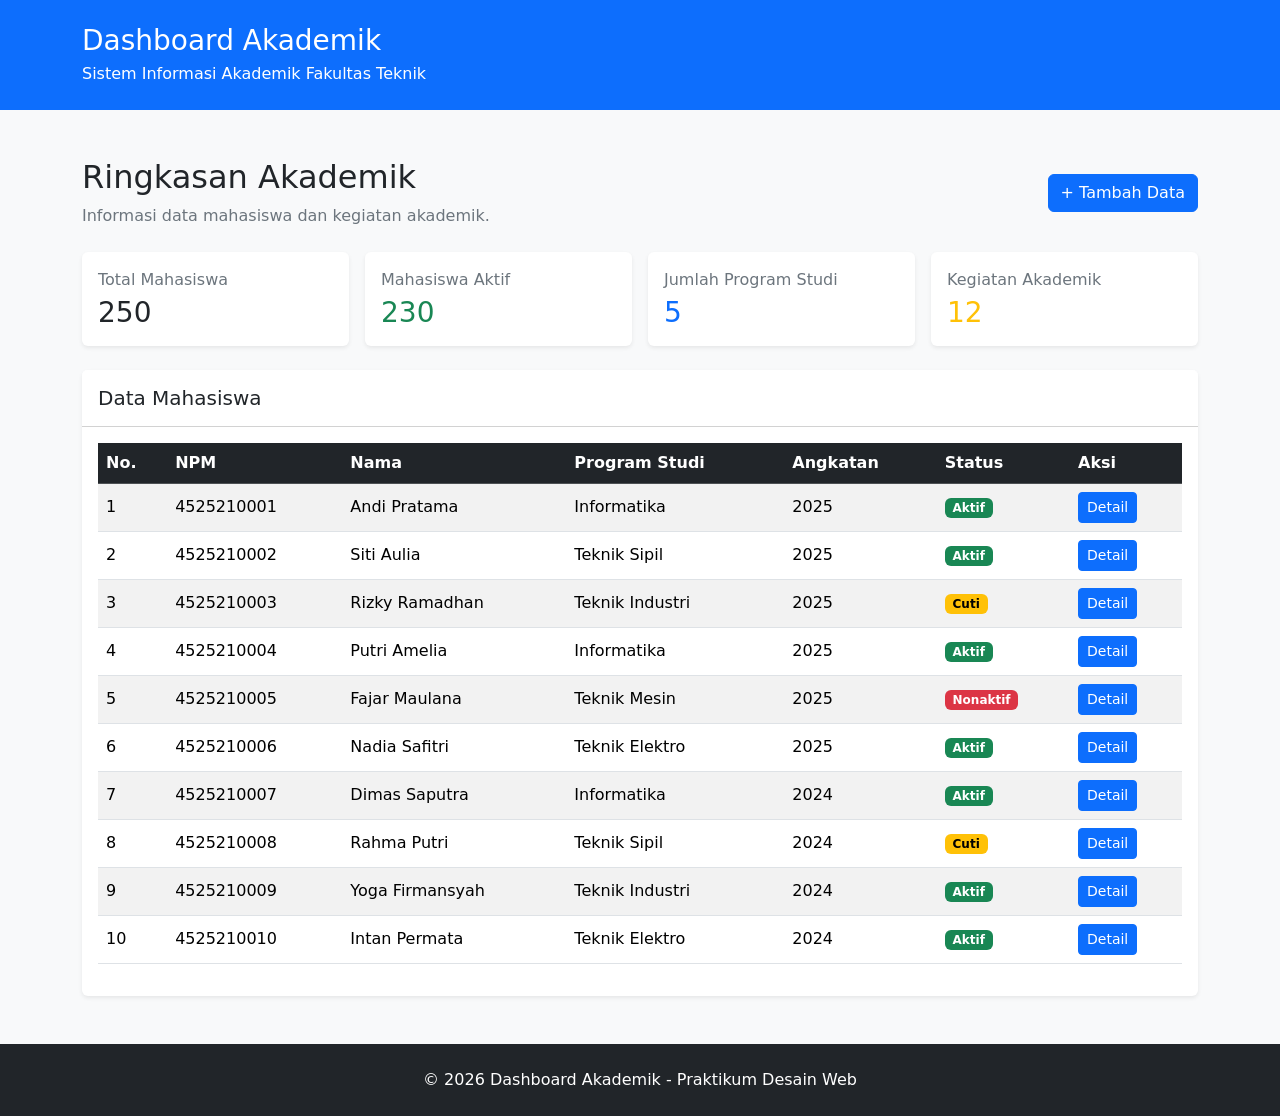
<file: index.html>
<!DOCTYPE html>
<html lang="id">
<head>
  <meta charset="UTF-8">
  <meta name="viewport"
       content="width=device-width, initial-scale=1.0">
  <title>Dashboard Akademik</title>
  <!-- Bootstrap 5.3.8 -->
  <link
     href="https://cdn.jsdelivr.net/npm/bootstrap@5.3.8/dist/css/bootstrap.min.css"
     rel="stylesheet">
  <!-- CSS tambahan -->
  <link
     rel="stylesheet"
     href="css/style.css">
</head>
<body class="bg-light">
  <!-- =========================
      HEADER
      ========================= -->
  <header class="bg-primary text-white py-4">
     <div class="container">
        <h1 class="h3 mb-1">
           Dashboard Akademik
        </h1>
        <p class="mb-0">
           Sistem Informasi Akademik Fakultas Teknik
        </p>
     </div>
  </header>

  <!-- =========================
      MAIN CONTENT
      ========================= -->
  <main class="container my-5">
     <div class="row align-items-center mb-4">
        <div class="col-12 col-md-8">
           <h2>Ringkasan Akademik</h2>
           <p class="text-secondary mb-md-0">
              Informasi data mahasiswa dan kegiatan akademik.
           </p>
        </div>
        <div class="col-12 col-md-4 text-md-end mt-3 mt-md-0">
           <button class="btn btn-primary">
              + Tambah Data
           </button>
        </div>
     </div>

     <!-- =========================
         STATISTIK AKADEMIK
         ========================= -->
     <div class="row g-3 mb-4">
        <div class="col-12 col-md-6 col-lg-3">
           <div class="card shadow-sm h-100">
              <div class="card-body">
                 <p class="text-secondary mb-1">Total Mahasiswa</p>
                 <h3 class="mb-0">250</h3>
              </div>
           </div>
        </div>
        <div class="col-12 col-md-6 col-lg-3">
           <div class="card shadow-sm h-100">
              <div class="card-body">
                 <p class="text-secondary mb-1">Mahasiswa Aktif</p>
                 <h3 class="mb-0 text-success">230</h3>
              </div>
           </div>
        </div>
        <div class="col-12 col-md-6 col-lg-3">
           <div class="card shadow-sm h-100">
              <div class="card-body">
                 <p class="text-secondary mb-1">Jumlah Program Studi</p>
                 <h3 class="mb-0 text-primary">5</h3>
              </div>
           </div>
        </div>
        <div class="col-12 col-md-6 col-lg-3">
           <div class="card shadow-sm h-100">
              <div class="card-body">
                 <p class="text-secondary mb-1">Kegiatan Akademik</p>
                 <h3 class="mb-0 text-warning">12</h3>
              </div>
           </div>
        </div>
     </div>

     <!-- =========================
         TABEL DATA MAHASISWA
         ========================= -->
     <div class="card shadow-sm">
        <div class="card-header bg-white py-3">
           <h3 class="h5 mb-0">Data Mahasiswa</h3>
        </div>
        <div class="card-body">
           <div class="table-responsive">
              <table class="table table-striped table-hover align-middle">
                 <thead class="table-dark">
                    <tr>
                       <th>No.</th>
                       <th>NPM</th>
                       <th>Nama</th>
                       <th>Program Studi</th>
                       <th>Angkatan</th>
                       <th>Status</th>
                       <th>Aksi</th>
                    </tr>
                 </thead>
                 <tbody>
                    <tr>
                       <td>1</td><td>4525210001</td><td>Andi Pratama</td>
                       <td>Informatika</td><td>2025</td>
                       <td><span class="badge text-bg-success">Aktif</span></td>
                       <td><button class="btn btn-sm btn-primary">Detail</button></td>
                    </tr>
                    <tr>
                       <td>2</td><td>4525210002</td><td>Siti Aulia</td>
                       <td>Teknik Sipil</td><td>2025</td>
                       <td><span class="badge text-bg-success">Aktif</span></td>
                       <td><button class="btn btn-sm btn-primary">Detail</button></td>
                    </tr>
                    <tr>
                       <td>3</td><td>4525210003</td><td>Rizky Ramadhan</td>
                       <td>Teknik Industri</td><td>2025</td>
                       <td><span class="badge text-bg-warning">Cuti</span></td>
                       <td><button class="btn btn-sm btn-primary">Detail</button></td>
                    </tr>
                    <tr>
                       <td>4</td><td>4525210004</td><td>Putri Amelia</td>
                       <td>Informatika</td><td>2025</td>
                       <td><span class="badge text-bg-success">Aktif</span></td>
                       <td><button class="btn btn-sm btn-primary">Detail</button></td>
                    </tr>
                    <tr>
                       <td>5</td><td>4525210005</td><td>Fajar Maulana</td>
                       <td>Teknik Mesin</td><td>2025</td>
                       <td><span class="badge text-bg-danger">Nonaktif</span></td>
                       <td><button class="btn btn-sm btn-primary">Detail</button></td>
                    </tr>
                    <tr>
                       <td>6</td><td>4525210006</td><td>Nadia Safitri</td>
                       <td>Teknik Elektro</td><td>2025</td>
                       <td><span class="badge text-bg-success">Aktif</span></td>
                       <td><button class="btn btn-sm btn-primary">Detail</button></td>
                    </tr>
                    <tr>
                       <td>7</td><td>4525210007</td><td>Dimas Saputra</td>
                       <td>Informatika</td><td>2024</td>
                       <td><span class="badge text-bg-success">Aktif</span></td>
                       <td><button class="btn btn-sm btn-primary">Detail</button></td>
                    </tr>
                    <tr>
                       <td>8</td><td>4525210008</td><td>Rahma Putri</td>
                       <td>Teknik Sipil</td><td>2024</td>
                       <td><span class="badge text-bg-warning">Cuti</span></td>
                       <td><button class="btn btn-sm btn-primary">Detail</button></td>
                    </tr>
                    <tr>
                       <td>9</td><td>4525210009</td><td>Yoga Firmansyah</td>
                       <td>Teknik Industri</td><td>2024</td>
                       <td><span class="badge text-bg-success">Aktif</span></td>
                       <td><button class="btn btn-sm btn-primary">Detail</button></td>
                    </tr>
                    <tr>
                       <td>10</td><td>4525210010</td><td>Intan Permata</td>
                       <td>Teknik Elektro</td><td>2024</td>
                       <td><span class="badge text-bg-success">Aktif</span></td>
                       <td><button class="btn btn-sm btn-primary">Detail</button></td>
                    </tr>
                 </tbody>
              </table>
           </div>
        </div>
     </div>
  </main>

  <!-- =========================
      FOOTER
      ========================= -->
  <footer class="bg-dark text-white text-center py-4 mt-5">
     <div class="container">
        <p class="mb-0">
           &copy; 2026 Dashboard Akademik - Praktikum Desain Web
        </p>
     </div>
  </footer>

  <!-- Bootstrap JavaScript -->
  <script src="https://cdn.jsdelivr.net/npm/bootstrap@5.3.8/dist/js/bootstrap.bundle.min.js"></script>
</body>
</html>
</file>
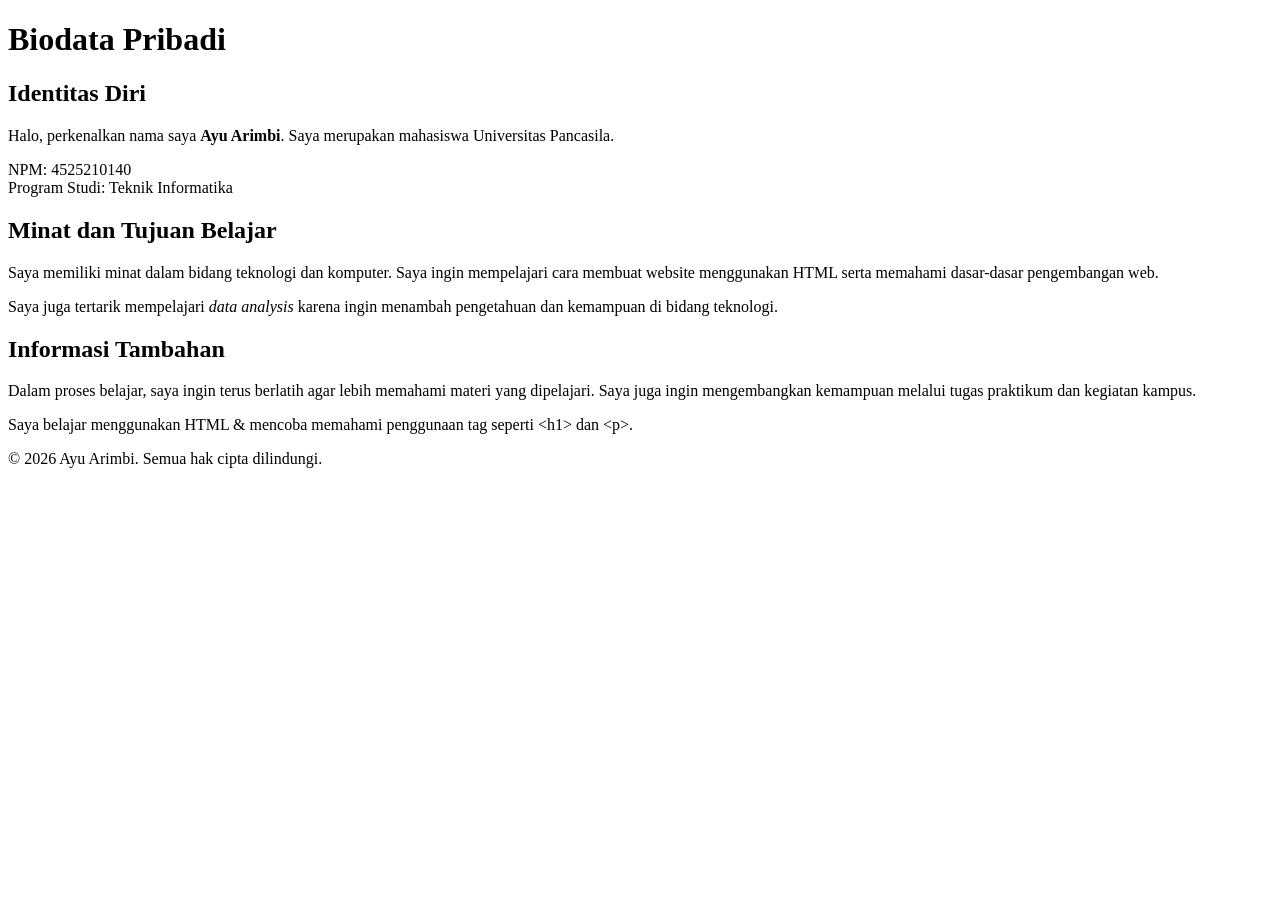
<file: pertemuan1/index.html>
<!DOCTYPE html>
<html lang="id">
<head>
    <meta charset="UTF-8">
    <meta name="viewport" content="width=device-width, initial-scale=1.0">
    <title>Biodata Ayu Arimbi</title>
</head>
<body>

    <h1>Biodata Pribadi</h1>

    <h2>Identitas Diri</h2>

    <p>
        Halo, perkenalkan nama saya <strong>Ayu Arimbi</strong>.
        Saya merupakan mahasiswa Universitas Pancasila.
    </p>

    <p>
        NPM: 4525210140<br>
        Program Studi: Teknik Informatika
    </p>

    <h2>Minat dan Tujuan Belajar</h2>

    <p>
        Saya memiliki minat dalam bidang teknologi dan komputer.
        Saya ingin mempelajari cara membuat website menggunakan HTML
        serta memahami dasar-dasar pengembangan web.
    </p>

    <p>
        Saya juga tertarik mempelajari <em>data analysis</em>
        karena ingin menambah pengetahuan dan kemampuan di bidang teknologi.
    </p>

    <h2>Informasi Tambahan</h2>

    <p>
        Dalam proses belajar, saya ingin terus berlatih agar lebih
        memahami materi yang dipelajari. Saya juga ingin mengembangkan
        kemampuan melalui tugas praktikum dan kegiatan kampus.
    </p>

    <p>
        Saya belajar menggunakan HTML &amp; mencoba memahami
        penggunaan tag seperti &lt;h1&gt; dan &lt;p&gt;.
    </p>

    <p>
        &copy; 2026 Ayu Arimbi. Semua hak cipta dilindungi.
    </p>

</body>
</html>
</file>
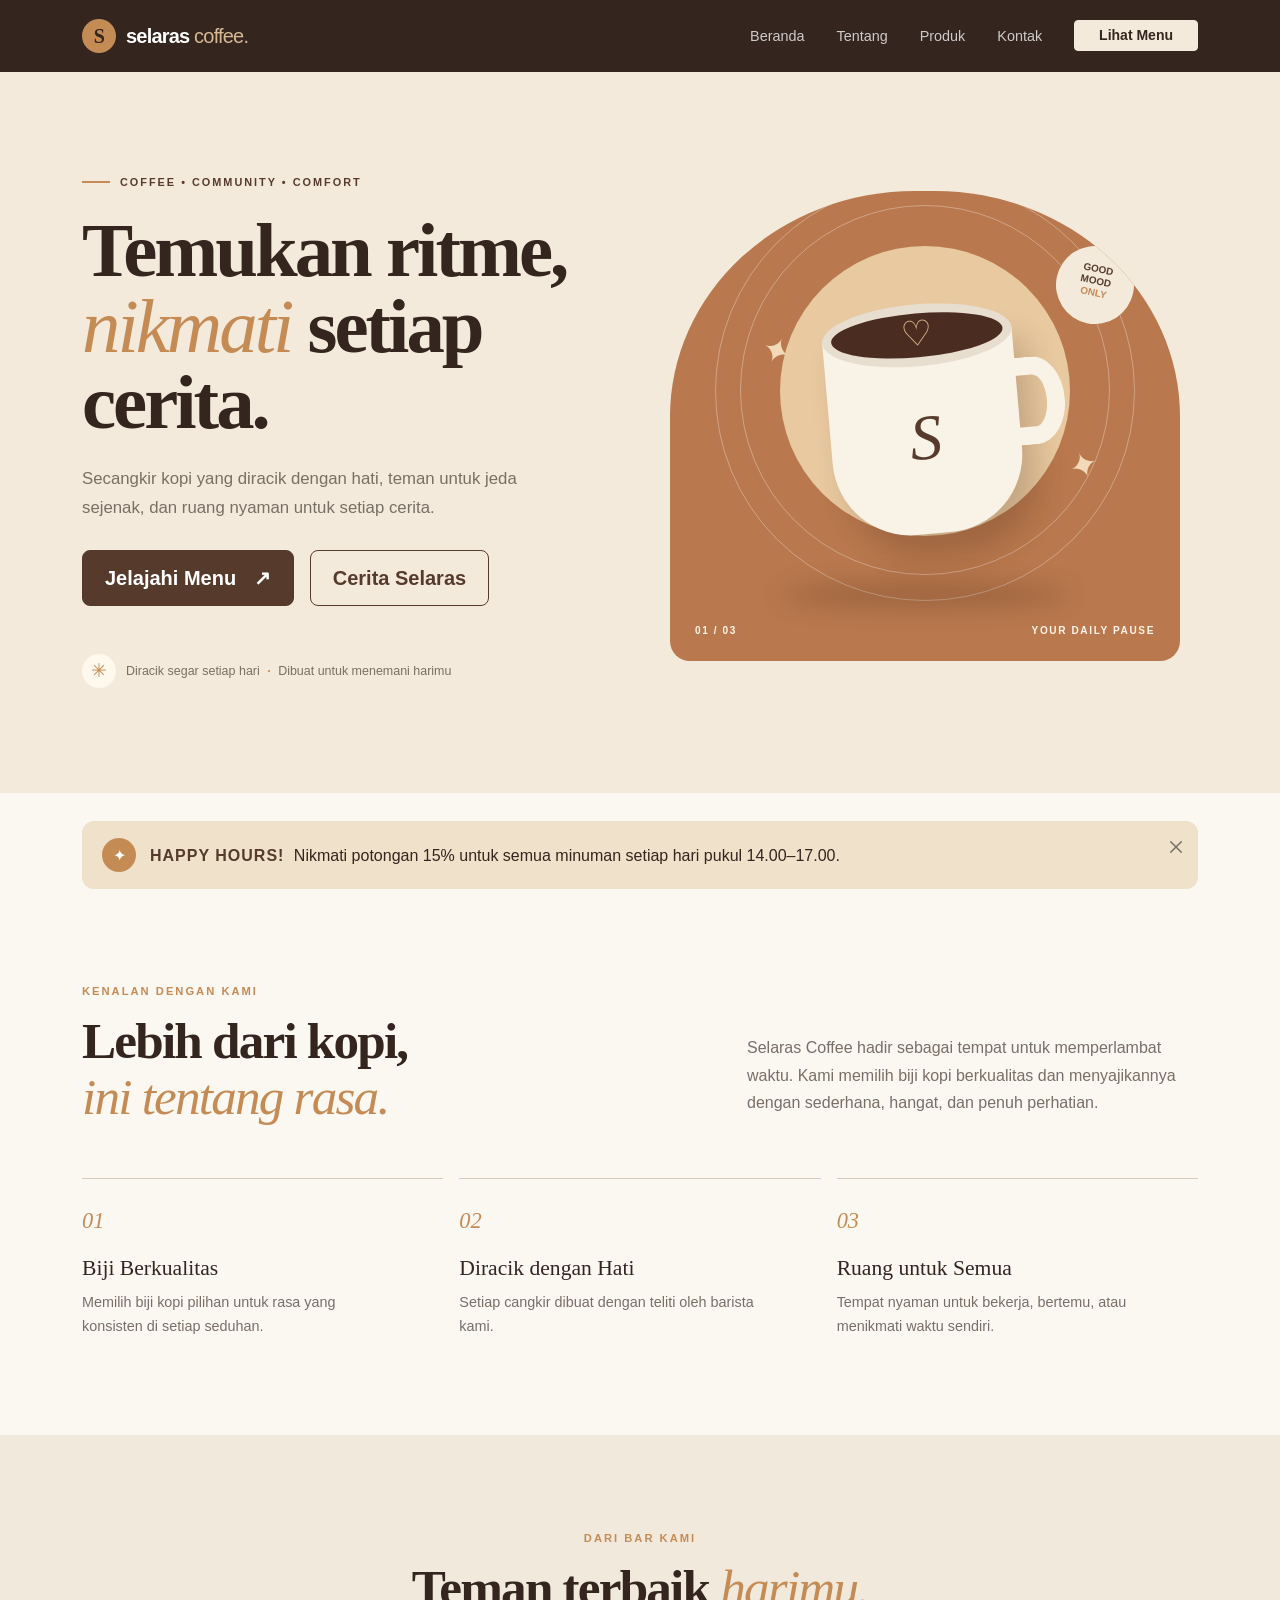
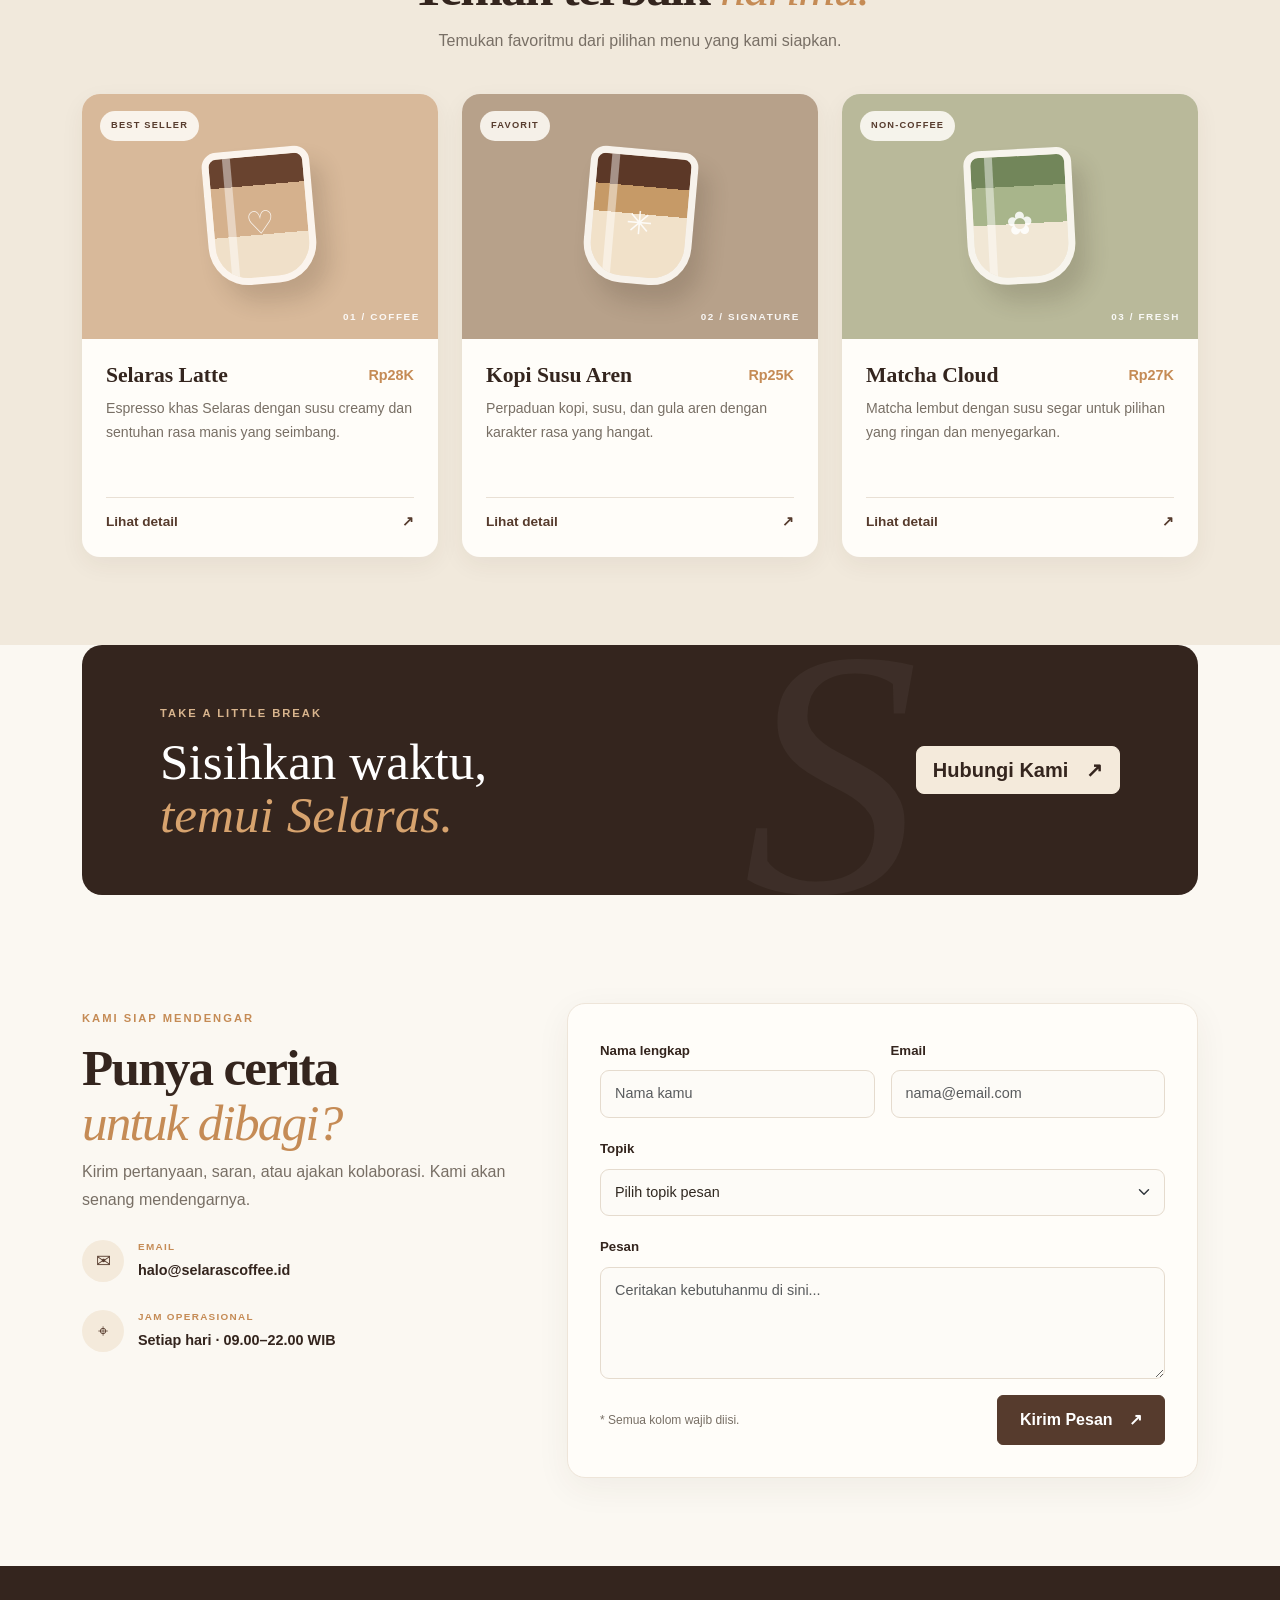
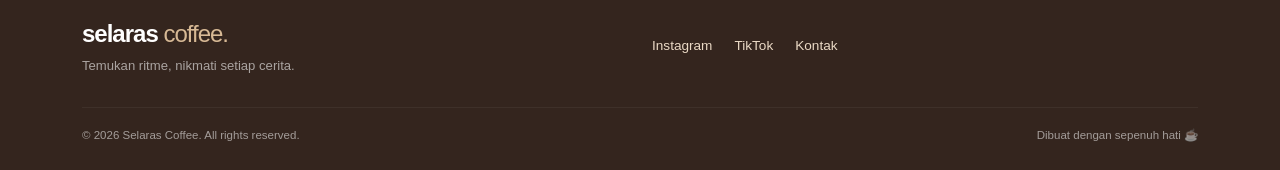
<file: Pertemuan10/index.html>
<!doctype html>
<html lang="id">
  <head>
    <meta charset="UTF-8" />
    <meta name="viewport" content="width=device-width, initial-scale=1.0" />
    <meta name="description" content="Selaras Coffee - kopi pilihan, suasana nyaman, dan cerita dalam setiap cangkir." />
    <title>Selaras Coffee | Temukan Ritme Kopimu</title>

    <!-- Bootstrap CSS dipanggil lebih dahulu -->
    <link
      href="https://cdn.jsdelivr.net/npm/bootstrap@5.3.8/dist/css/bootstrap.min.css"
      rel="stylesheet"
    />
    <!-- Custom CSS diletakkan setelah Bootstrap untuk override tema -->
    <link rel="stylesheet" href="CSS/style.css" />
  </head>
  <body>
    <!-- ======================== NAVBAR ======================== -->
    <nav class="navbar navbar-expand-lg navbar-dark custom-navbar sticky-top">
      <div class="container">
        <a class="navbar-brand brand-name" href="#beranda" aria-label="Selaras Coffee beranda">
          <span class="brand-mark">S</span>
          <span>selaras<span class="brand-light"> coffee.</span></span>
        </a>
        <button
          class="navbar-toggler"
          type="button"
          data-bs-toggle="collapse"
          data-bs-target="#menuUtama"
          aria-controls="menuUtama"
          aria-expanded="false"
          aria-label="Buka navigasi"
        >
          <span class="navbar-toggler-icon"></span>
        </button>
        <div class="collapse navbar-collapse" id="menuUtama">
          <ul class="navbar-nav ms-auto align-items-lg-center gap-lg-3">
            <li class="nav-item"><a class="nav-link" href="#beranda">Beranda</a></li>
            <li class="nav-item"><a class="nav-link" href="#tentang">Tentang</a></li>
            <li class="nav-item"><a class="nav-link" href="#produk">Produk</a></li>
            <li class="nav-item"><a class="nav-link" href="#kontak">Kontak</a></li>
            <li class="nav-item ms-lg-2">
              <a class="btn btn-cream btn-sm px-4" href="#produk">Lihat Menu</a>
            </li>
          </ul>
        </div>
      </div>
    </nav>

    <main>
      <!-- ======================== HERO ======================== -->
      <header id="beranda" class="hero-section">
        <div class="container">
          <div class="row align-items-center gy-5">
            <div class="col-12 col-lg-6 hero-copy">
              <span class="eyebrow"><span class="eyebrow-line"></span> COFFEE • COMMUNITY • COMFORT</span>
              <h1>Temukan ritme,<br /><em>nikmati</em> setiap<br />cerita.</h1>
              <p class="hero-description">
                Secangkir kopi yang diracik dengan hati, teman untuk jeda sejenak,
                dan ruang nyaman untuk setiap cerita.
              </p>
              <div class="d-flex flex-column flex-sm-row gap-3">
                <a class="btn btn-coffee btn-lg" href="#produk">Jelajahi Menu <span aria-hidden="true">↗</span></a>
                <button
                  class="btn btn-outline-coffee btn-lg"
                  type="button"
                  data-bs-toggle="modal"
                  data-bs-target="#modalCerita"
                >Cerita Selaras</button>
              </div>
              <div class="hero-note mt-5">
                <span class="hero-note-icon">✳</span>
                <span>Diracik segar setiap hari <strong>·</strong> Dibuat untuk menemani harimu</span>
              </div>
            </div>
            <div class="col-12 col-lg-6">
              <div class="hero-art" role="img" aria-label="Ilustrasi secangkir kopi hangat di atas meja">
                <div class="art-sun"></div>
                <div class="art-circle art-circle-one"></div>
                <div class="art-circle art-circle-two"></div>
                <div class="coffee-beans bean-one">✦</div>
                <div class="coffee-beans bean-two">✦</div>
                <div class="cup-shadow"></div>
                <div class="coffee-cup">
                  <div class="coffee-top"><span class="latte-art">♡</span></div>
                  <div class="cup-logo">S</div>
                  <div class="cup-handle"></div>
                </div>
                <div class="art-caption"><span>01 / 03</span><span>YOUR DAILY PAUSE</span></div>
                <div class="art-sticker">GOOD<br />MOOD<br /><b>ONLY</b></div>
              </div>
            </div>
          </div>
        </div>
      </header>

      <!-- ======================== ALERT PROMO ======================== -->
      <section class="container promo-wrap" aria-label="Informasi promo">
        <div class="alert promo-alert alert-dismissible fade show mb-0" role="alert">
          <div class="promo-icon">✦</div>
          <div><strong>HAPPY HOURS!</strong> Nikmati potongan 15% untuk semua minuman setiap hari pukul 14.00–17.00.</div>
          <button type="button" class="btn-close" data-bs-dismiss="alert" aria-label="Tutup"></button>
        </div>
      </section>

      <!-- ======================== TENTANG ======================== -->
      <section id="tentang" class="about-section section-space">
        <div class="container">
          <div class="row align-items-end gy-3">
            <div class="col-12 col-lg-7">
              <span class="section-label">KENALAN DENGAN KAMI</span>
              <h2 class="section-title">Lebih dari kopi,<br /><em>ini tentang rasa.</em></h2>
            </div>
            <div class="col-12 col-lg-5">
              <p class="section-intro">Selaras Coffee hadir sebagai tempat untuk memperlambat waktu. Kami memilih biji kopi berkualitas dan menyajikannya dengan sederhana, hangat, dan penuh perhatian.</p>
            </div>
          </div>
          <div class="row g-3 mt-4 values-row">
            <div class="col-12 col-md-4">
              <div class="value-card"><span>01</span><h3>Biji Berkualitas</h3><p>Memilih biji kopi pilihan untuk rasa yang konsisten di setiap seduhan.</p></div>
            </div>
            <div class="col-12 col-md-4">
              <div class="value-card"><span>02</span><h3>Diracik dengan Hati</h3><p>Setiap cangkir dibuat dengan teliti oleh barista kami.</p></div>
            </div>
            <div class="col-12 col-md-4">
              <div class="value-card"><span>03</span><h3>Ruang untuk Semua</h3><p>Tempat nyaman untuk bekerja, bertemu, atau menikmati waktu sendiri.</p></div>
            </div>
          </div>
        </div>
      </section>

      <!-- ======================== PRODUK / CARD ======================== -->
      <section id="produk" class="product-section section-space">
        <div class="container">
          <div class="text-center section-heading">
            <span class="section-label">DARI BAR KAMI</span>
            <h2 class="section-title">Teman terbaik <em>harimu.</em></h2>
            <p class="section-intro mx-auto">Temukan favoritmu dari pilihan menu yang kami siapkan.</p>
          </div>
          <div class="row g-4 mt-3">
            <div class="col-12 col-md-6 col-lg-4">
              <article class="card product-card h-100">
                <div class="product-visual visual-latte"><span class="product-tag">BEST SELLER</span><div class="glass-cup"><div class="latte-layer"></div><span>♡</span></div><span class="visual-caption">01 / COFFEE</span></div>
                <div class="card-body">
                  <div class="d-flex justify-content-between align-items-start gap-2"><h3 class="card-title">Selaras Latte</h3><span class="product-price">Rp28K</span></div>
                  <p class="card-text">Espresso khas Selaras dengan susu creamy dan sentuhan rasa manis yang seimbang.</p>
                  <button class="btn btn-card-detail" type="button" data-bs-toggle="modal" data-bs-target="#modalProduk" data-product="Selaras Latte" data-description="Espresso khas Selaras yang dipadukan dengan susu creamy. Cocok untuk menemani aktivitas harian.">Lihat detail <span>↗</span></button>
                </div>
              </article>
            </div>
            <div class="col-12 col-md-6 col-lg-4">
              <article class="card product-card h-100">
                <div class="product-visual visual-aren"><span class="product-tag">FAVORIT</span><div class="glass-cup glass-aren"><div class="aren-layer"></div><span>✳</span></div><span class="visual-caption">02 / SIGNATURE</span></div>
                <div class="card-body">
                  <div class="d-flex justify-content-between align-items-start gap-2"><h3 class="card-title">Kopi Susu Aren</h3><span class="product-price">Rp25K</span></div>
                  <p class="card-text">Perpaduan kopi, susu, dan gula aren dengan karakter rasa yang hangat.</p>
                  <button class="btn btn-card-detail" type="button" data-bs-toggle="modal" data-bs-target="#modalProduk" data-product="Kopi Susu Aren" data-description="Perpaduan espresso, susu segar, dan gula aren. Rasa manis legit dengan karakter kopi yang tetap terasa.">Lihat detail <span>↗</span></button>
                </div>
              </article>
            </div>
            <div class="col-12 col-md-6 col-lg-4">
              <article class="card product-card h-100">
                <div class="product-visual visual-matcha"><span class="product-tag">NON-COFFEE</span><div class="glass-cup glass-matcha"><div class="matcha-layer"></div><span>✿</span></div><span class="visual-caption">03 / FRESH</span></div>
                <div class="card-body">
                  <div class="d-flex justify-content-between align-items-start gap-2"><h3 class="card-title">Matcha Cloud</h3><span class="product-price">Rp27K</span></div>
                  <p class="card-text">Matcha lembut dengan susu segar untuk pilihan yang ringan dan menyegarkan.</p>
                  <button class="btn btn-card-detail" type="button" data-bs-toggle="modal" data-bs-target="#modalProduk" data-product="Matcha Cloud" data-description="Matcha pilihan yang dikocok hingga lembut lalu dipadukan dengan susu segar. Pilihan menyegarkan untuk pencinta non-coffee.">Lihat detail <span>↗</span></button>
                </div>
              </article>
            </div>
          </div>
        </div>
      </section>

      <!-- ======================== CTA ======================== -->
      <section class="visit-section">
        <div class="container">
          <div class="visit-panel">
            <div><span class="section-label">TAKE A LITTLE BREAK</span><h2>Sisihkan waktu,<br /><em>temui Selaras.</em></h2></div>
            <a class="btn btn-cream btn-lg" href="#kontak">Hubungi Kami <span aria-hidden="true">↗</span></a>
            <span class="visit-decoration">S</span>
          </div>
        </div>
      </section>

      <!-- ======================== FORM KONTAK ======================== -->
      <section id="kontak" class="contact-section section-space">
        <div class="container">
          <div class="row g-5 align-items-start">
            <div class="col-12 col-lg-5">
              <span class="section-label">KAMI SIAP MENDENGAR</span>
              <h2 class="section-title">Punya cerita<br /><em>untuk dibagi?</em></h2>
              <p class="section-intro">Kirim pertanyaan, saran, atau ajakan kolaborasi. Kami akan senang mendengarnya.</p>
              <div class="contact-detail"><span>✉</span><div><small>EMAIL</small><strong>halo@selarascoffee.id</strong></div></div>
              <div class="contact-detail"><span>⌖</span><div><small>JAM OPERASIONAL</small><strong>Setiap hari · 09.00–22.00 WIB</strong></div></div>
            </div>
            <div class="col-12 col-lg-7">
              <div class="contact-card">
                <form id="contactForm">
                  <div class="row g-3">
                    <div class="col-12 col-md-6"><label for="nama" class="form-label">Nama lengkap</label><input type="text" class="form-control" id="nama" name="nama" placeholder="Nama kamu" required /></div>
                    <div class="col-12 col-md-6"><label for="email" class="form-label">Email</label><input type="email" class="form-control" id="email" name="email" placeholder="nama@email.com" required /></div>
                    <div class="col-12"><label for="topik" class="form-label">Topik</label><select class="form-select" id="topik" name="topik" required><option value="" selected disabled>Pilih topik pesan</option><option>Pertanyaan produk</option><option>Kerja sama</option><option>Saran dan masukan</option><option>Lainnya</option></select></div>
                    <div class="col-12"><label for="pesan" class="form-label">Pesan</label><textarea class="form-control" id="pesan" name="pesan" rows="4" placeholder="Ceritakan kebutuhanmu di sini..." required></textarea></div>
                    <div class="col-12 d-flex flex-column flex-sm-row align-items-sm-center justify-content-between gap-3"><small class="form-note">* Semua kolom wajib diisi.</small><button class="btn btn-coffee" type="submit">Kirim Pesan <span aria-hidden="true">↗</span></button></div>
                  </div>
                </form>
                <div id="formSuccess" class="alert alert-success mt-3 mb-0 d-none" role="status">Terima kasih! Pesan kamu berhasil disiapkan. Ini merupakan simulasi form untuk tugas praktikum.</div>
              </div>
            </div>
          </div>
        </div>
      </section>
    </main>

    <!-- ======================== MODAL CERITA ======================== -->
    <div class="modal fade" id="modalCerita" tabindex="-1" aria-labelledby="judulModalCerita" aria-hidden="true">
      <div class="modal-dialog modal-dialog-centered"><div class="modal-content custom-modal">
        <div class="modal-header"><h2 class="modal-title fs-5" id="judulModalCerita">Cerita di Balik Selaras</h2><button type="button" class="btn-close" data-bs-dismiss="modal" aria-label="Tutup"></button></div>
        <div class="modal-body"><p>Selaras Coffee lahir dari ide sederhana: setiap orang membutuhkan ruang untuk berhenti sejenak dan menikmati hal-hal kecil. Kami percaya kopi yang baik bukan hanya soal rasa, tetapi juga tentang momen dan cerita yang tercipta.</p><div class="modal-note">GOOD COFFEE, GOOD COMPANY, GOOD MOMENTS.</div></div>
        <div class="modal-footer"><button type="button" class="btn btn-coffee" data-bs-dismiss="modal">Mengerti</button></div>
      </div></div>
    </div>

    <!-- ======================== MODAL DETAIL PRODUK ======================== -->
    <div class="modal fade" id="modalProduk" tabindex="-1" aria-labelledby="judulModalProduk" aria-hidden="true">
      <div class="modal-dialog modal-dialog-centered"><div class="modal-content custom-modal">
        <div class="modal-header"><h2 class="modal-title fs-5" id="judulModalProduk">Detail Produk</h2><button type="button" class="btn-close" data-bs-dismiss="modal" aria-label="Tutup"></button></div>
        <div class="modal-body"><span class="section-label">SELARAS MENU</span><h3 id="namaProduk" class="h4 mt-2">Nama Produk</h3><p id="deskripsiProduk" class="mb-0">Deskripsi produk.</p></div>
        <div class="modal-footer"><button type="button" class="btn btn-outline-coffee" data-bs-dismiss="modal">Tutup</button><a href="#kontak" class="btn btn-coffee" data-bs-dismiss="modal">Tanya Produk</a></div>
      </div></div>
    </div>

    <!-- ======================== FOOTER ======================== -->
    <footer class="custom-footer">
      <div class="container">
        <div class="row gy-4 align-items-center">
          <div class="col-12 col-md-6"><a class="footer-brand" href="#beranda">selaras<span> coffee.</span></a><p class="footer-caption mb-0">Temukan ritme, nikmati setiap cerita.</p></div>
          <div class="col-12 col-md-6 text-md-end"><div class="social-links"><a href="https://instagram.com/" target="_blank" rel="noopener noreferrer">Instagram</a><a href="https://tiktok.com/" target="_blank" rel="noopener noreferrer">TikTok</a><a href="#kontak">Kontak</a></div></div>
        </div>
        <hr />
        <div class="d-flex flex-column flex-sm-row justify-content-between gap-2 footer-bottom"><span>© 2026 Selaras Coffee. All rights reserved.</span><span>Dibuat dengan sepenuh hati ☕</span></div>
      </div>
    </footer>

    <!-- Bootstrap Bundle JS diperlukan untuk navbar collapse, alert, dan modal -->
    <script src="https://cdn.jsdelivr.net/npm/bootstrap@5.3.8/dist/js/bootstrap.bundle.min.js"></script>
    <script src="JS/script.js"></script>
  </body>
</html>
</file>
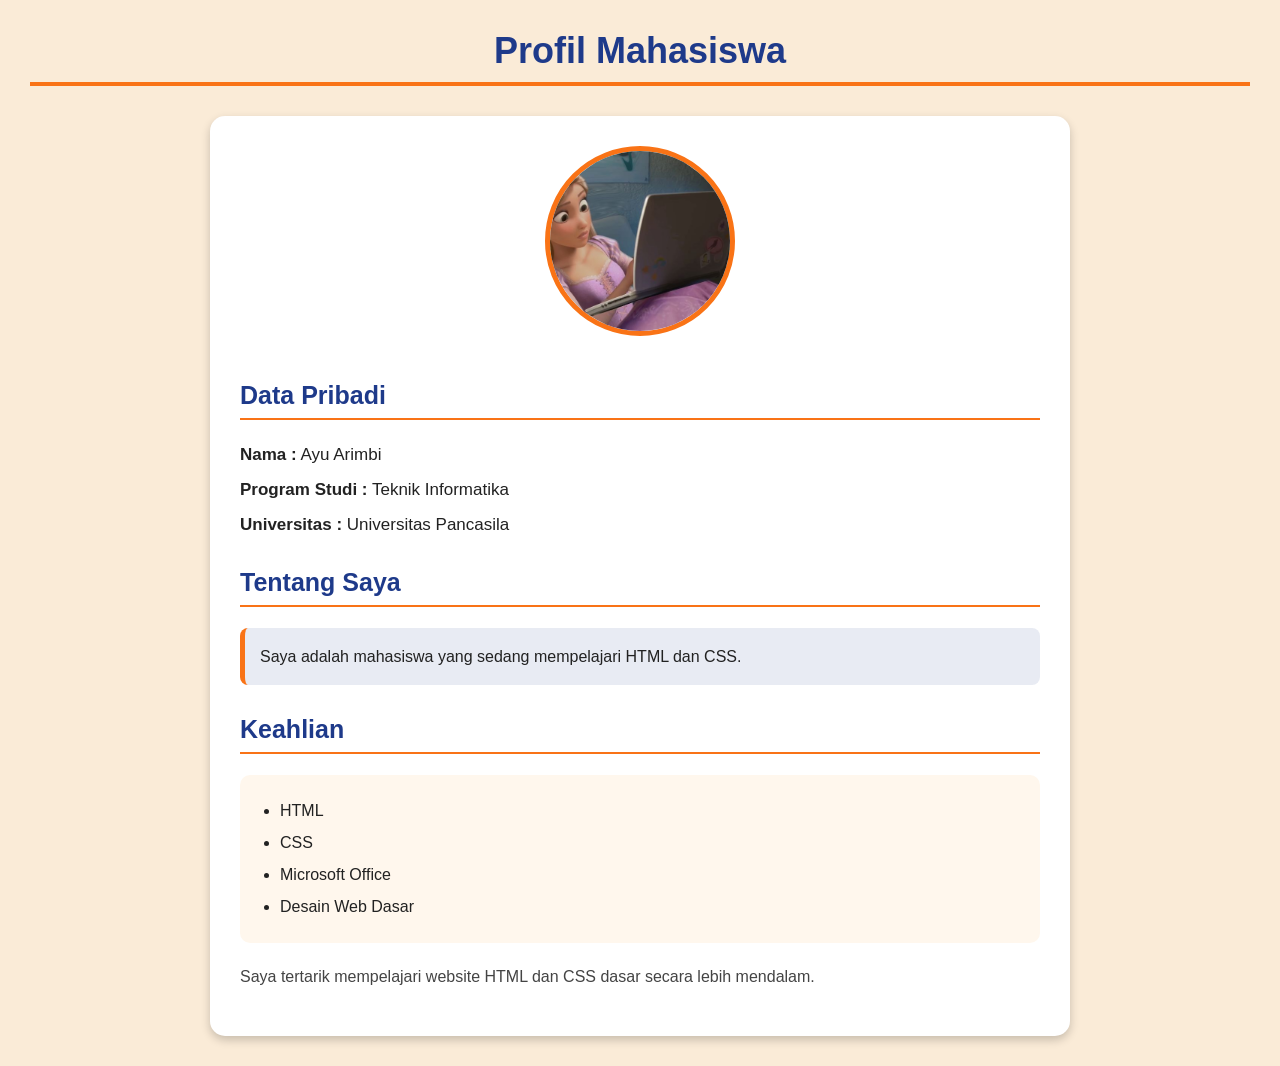
<file: pertemuan3/index.html>
<!DOCTYPE html>
<html lang="en">

<head>
    <meta charset="UTF-8">
    <meta name="viewport" content="width=device-width, initial-scale=1.0">
    <title>Profil Mahasiswa</title>
</head>

<body style="
    font-family: Arial, sans-serif;
    background-color: antiquewhite;
    margin: 30px;
    color: #222222;
">

    <h1 style="
        color: #1e3a8a;
        text-align: center;
        font-size: 36px;
        margin-bottom: 10px;
    ">
        Profil Mahasiswa
    </h1>

    <hr style="
        border: none;
        border-top: 4px solid #f97316;
        margin-bottom: 30px;
    ">

    <div style="
        background-color: rgb(255, 255, 255);
        width: 80%;
        max-width: 800px;
        margin: auto;
        padding: 30px;
        border-radius: 15px;
        box-shadow: 0 4px 10px rgba(0, 0, 0, 0.2);
        text-align: center;
    ">

        <div>
            <img src="images/ayu.jpg"
                 alt="Foto Profil Mahasiswa"
                 style="
                    width: 180px;
                    height: 180px;
                    object-fit: cover;
                    border-radius: 50%;
                    border: 5px solid #f97316;
                    margin-bottom: 20px;
                 ">
        </div>

        <div style="
            text-align: left;
        ">

            <!-- Data Mahasiswa -->
            <h2 style="
                color: rgb(30, 58, 138);
                font-size: 25px;
                border-bottom: 2px solid #f97316;
                padding-bottom: 8px;
            ">
                Data Pribadi
            </h2>

            <p style="
                font-size: 17px;
                line-height: 1.6;
                margin: 8px 0;
            ">
                <strong>Nama :</strong> Ayu Arimbi
            </p>

            <p style="
                font-size: 17px;
                line-height: 1.6;
                margin: 8px 0;
            ">
                <strong>Program Studi :</strong> Teknik Informatika
            </p>

            <p style="
                font-size: 17px;
                line-height: 1.6;
                margin: 8px 0;
            ">
                <strong>Universitas :</strong> Universitas Pancasila
            </p>

            <h2 style="
                color: #1e3a8a;
                font-size: 25px;
                margin-top: 30px;
                border-bottom: 2px solid #f97316;
                padding-bottom: 8px;
            ">
                Tentang Saya
            </h2>

            <p style="
                background-color: rgba(30, 58, 138, 0.10);
                padding: 15px;
                border-left: 5px solid #f97316;
                line-height: 1.7;
                font-size: 16px;
                border-radius: 8px;
            ">
                Saya adalah mahasiswa yang sedang mempelajari HTML dan CSS.
            </p>

            <h2 style="
                color: #1e3a8a;
                font-size: 25px;
                margin-top: 30px;
                border-bottom: 2px solid #f97316;
                padding-bottom: 8px;
            ">
                Keahlian
            </h2>

            <ul style="
                background-color: #fff7ed;
                padding: 20px 40px;
                border-radius: 10px;
                line-height: 2;
                font-size: 16px;
            ">
                <li>HTML</li>
                <li>CSS</li>
                <li>Microsoft Office</li>
                <li>Desain Web Dasar</li>
            </ul>

            <p style="
                color: #444444;
                font-size: 16px;
                line-height: 1.7;
                text-align: justify;
                margin-top: 20px;
            ">
                Saya tertarik mempelajari website HTML dan CSS dasar
                secara lebih mendalam.
            </p>

        </div>
    </div>

</body>
</html>
</file>
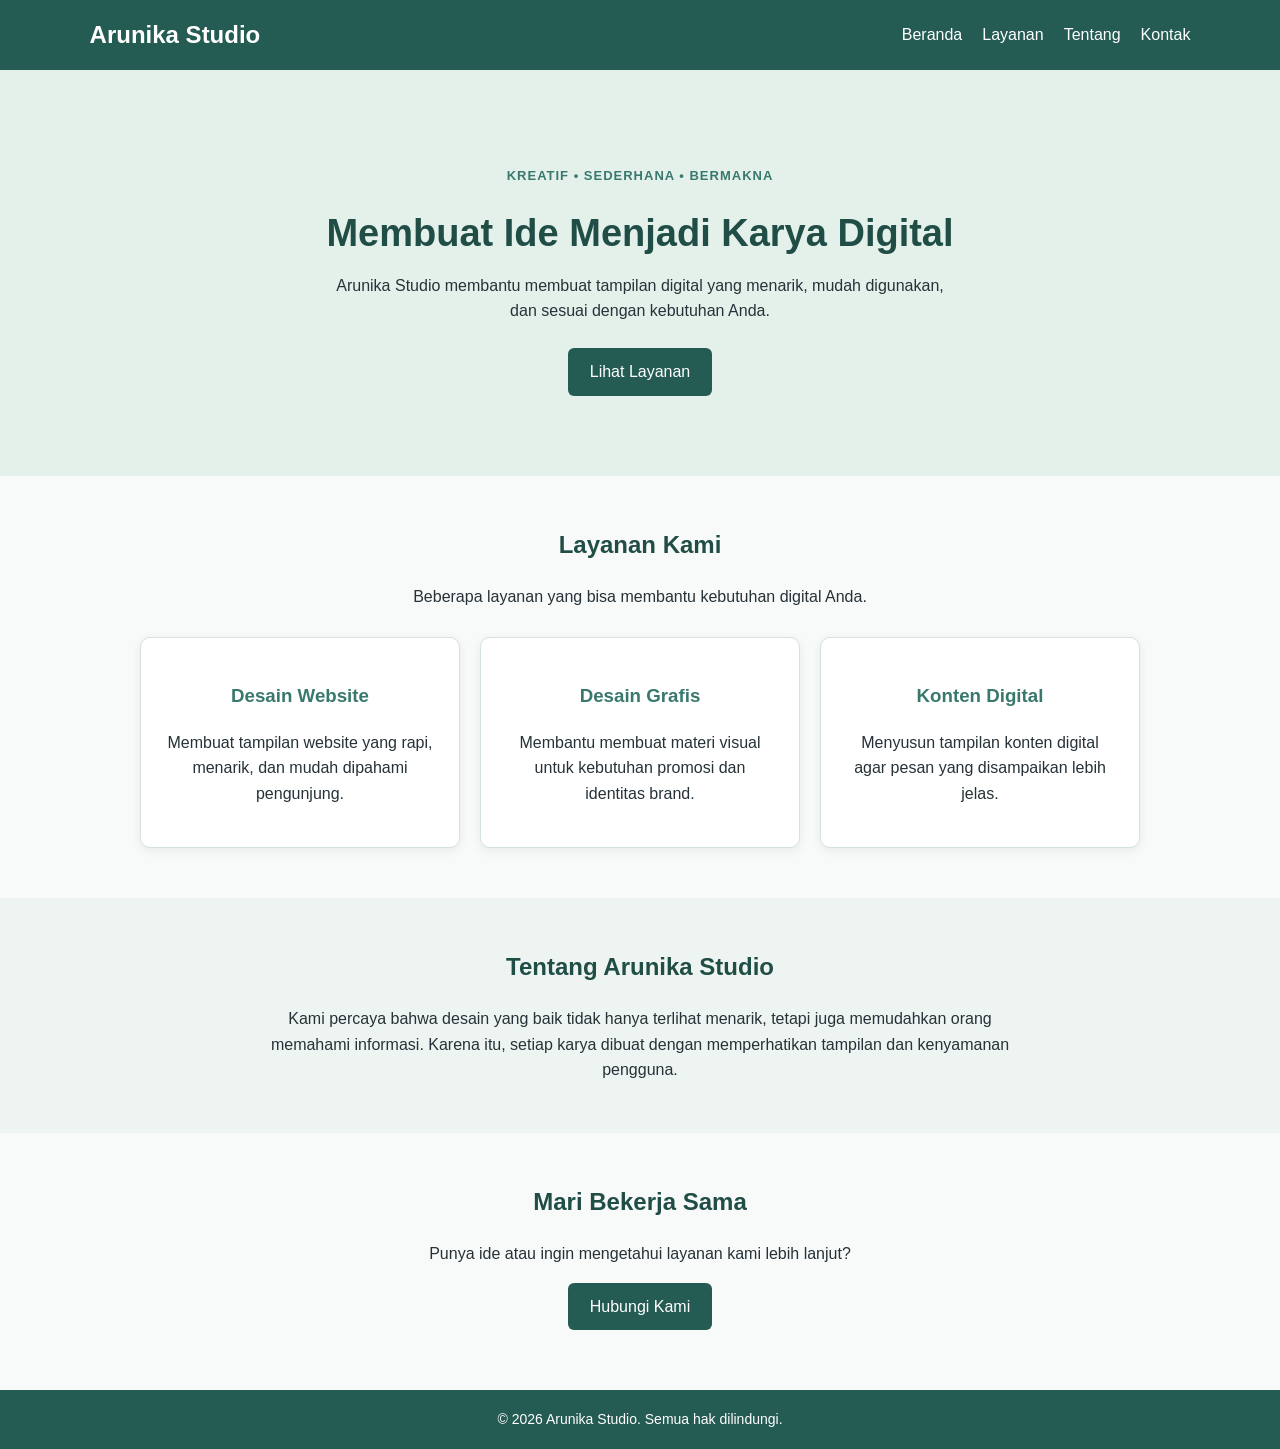
<file: pertemuan4/index.html>
<!DOCTYPE html>
<html lang="id">
<head>
    <meta charset="UTF-8">
    <meta name="viewport" content="width=device-width, initial-scale=1.0">
    <title>Arunika Studio</title>
    <link rel="stylesheet" href="style.css">
</head>
<body>
    <header>
        <h1>Arunika Studio</h1>
        <nav>
            <a href="#beranda">Beranda</a>
            <a href="#layanan">Layanan</a>
            <a href="#tentang">Tentang</a>
            <a href="#kontak">Kontak</a>
        </nav>
    </header>

    <main>
        <section id="beranda" class="hero">
            <div class="hero-content">
                <p class="label">Kreatif • Sederhana • Bermakna</p>
                <h2>Membuat Ide Menjadi Karya Digital</h2>
                <p>Arunika Studio membantu membuat tampilan digital yang menarik, mudah digunakan, dan sesuai dengan kebutuhan Anda.</p>
                <a href="#layanan" class="button">Lihat Layanan</a>
            </div>
        </section>

        <section id="layanan" class="section">
            <h2>Layanan Kami</h2>
            <p class="section-intro">Beberapa layanan yang bisa membantu kebutuhan digital Anda.</p>
            <div class="card-wrapper">
                <article class="card">
                    <h3>Desain Website</h3>
                    <p>Membuat tampilan website yang rapi, menarik, dan mudah dipahami pengunjung.</p>
                </article>
                <article class="card">
                    <h3>Desain Grafis</h3>
                    <p>Membantu membuat materi visual untuk kebutuhan promosi dan identitas brand.</p>
                </article>
                <article class="card">
                    <h3>Konten Digital</h3>
                    <p>Menyusun tampilan konten digital agar pesan yang disampaikan lebih jelas.</p>
                </article>
            </div>
        </section>

        <section id="tentang" class="section about">
            <h2>Tentang Arunika Studio</h2>
            <p>Kami percaya bahwa desain yang baik tidak hanya terlihat menarik, tetapi juga memudahkan orang memahami informasi. Karena itu, setiap karya dibuat dengan memperhatikan tampilan dan kenyamanan pengguna.</p>
        </section>

        <section id="kontak" class="section contact">
            <h2>Mari Bekerja Sama</h2>
            <p>Punya ide atau ingin mengetahui layanan kami lebih lanjut?</p>
            <a href="mailto:halo@arunikastudio.com" class="button">Hubungi Kami</a>
        </section>
    </main>

    <footer>
        <p>&copy; 2026 Arunika Studio. Semua hak dilindungi.</p>
    </footer>
</body>
</html>
</file>
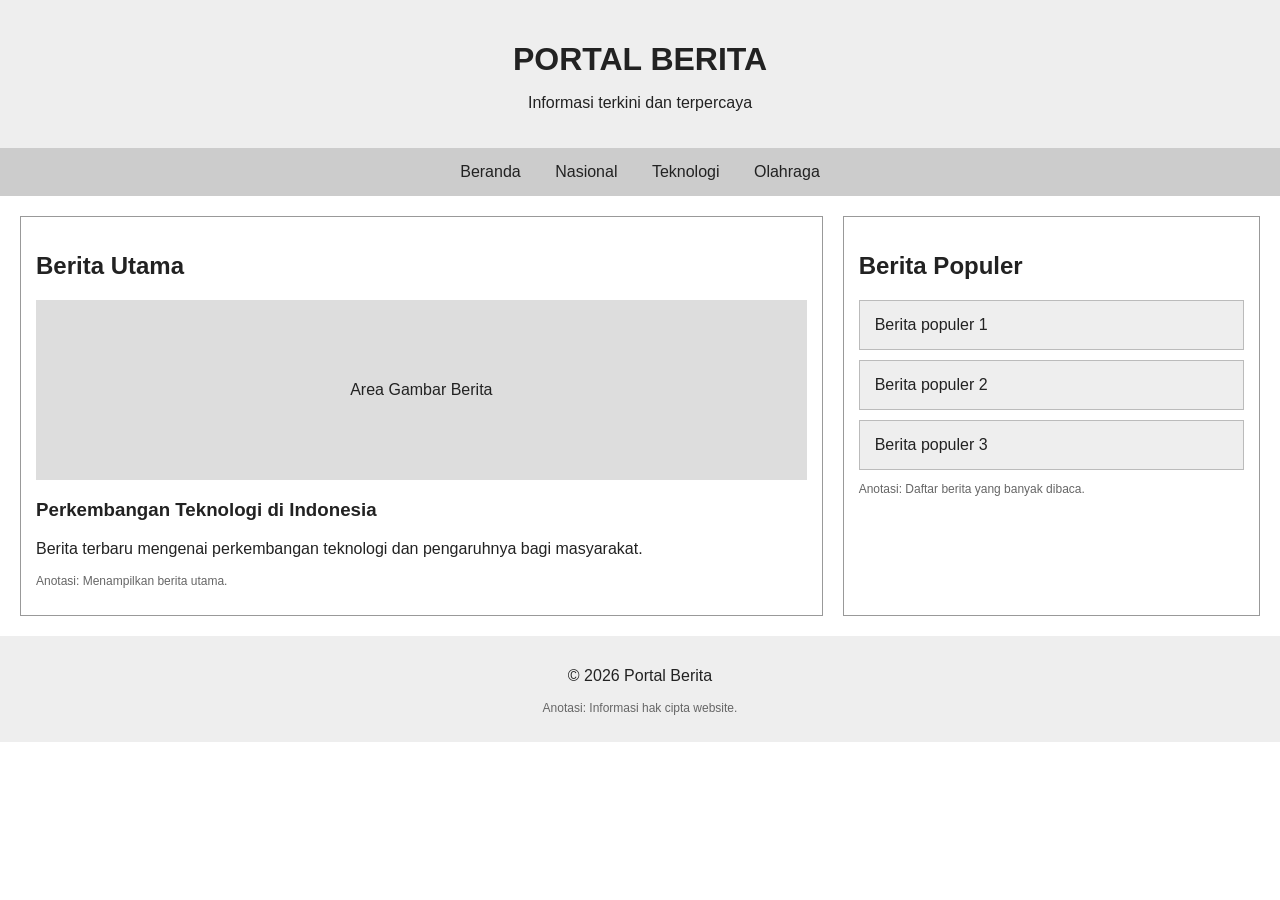
<file: pertemuan5/index.html>
<!DOCTYPE html>
<html lang="id">
<head>
    <meta charset="UTF-8">
    <meta name="viewport" content="width=device-width, initial-scale=1.0">
    <title>Portal Berita</title>
    <link rel="stylesheet" href="style.css">
</head>
<body>
    <header>
        <h1>PORTAL BERITA</h1>
        <p>Informasi terkini dan terpercaya</p>
    </header>

    <nav>
        <a href="#">Beranda</a>
        <a href="#">Nasional</a>
        <a href="#">Teknologi</a>
        <a href="#">Olahraga</a>
    </nav>

    <main>
        <section class="utama">
            <h2>Berita Utama</h2>
            <div class="gambar">Area Gambar Berita</div>
            <h3>Perkembangan Teknologi di Indonesia</h3>
            <p>Berita terbaru mengenai perkembangan teknologi
            dan pengaruhnya bagi masyarakat.</p>
            <p class="catatan">Anotasi: Menampilkan berita utama.</p>
        </section>

        <aside>
            <h2>Berita Populer</h2>
            <div class="berita">Berita populer 1</div>
            <div class="berita">Berita populer 2</div>
            <div class="berita">Berita populer 3</div>
            <p class="catatan">Anotasi: Daftar berita yang banyak dibaca.</p>
        </aside>
    </main>

    <footer>
        <p>© 2026 Portal Berita</p>
        <p class="catatan">Anotasi: Informasi hak cipta website.</p>
    </footer>
</body>
</html>
</file>
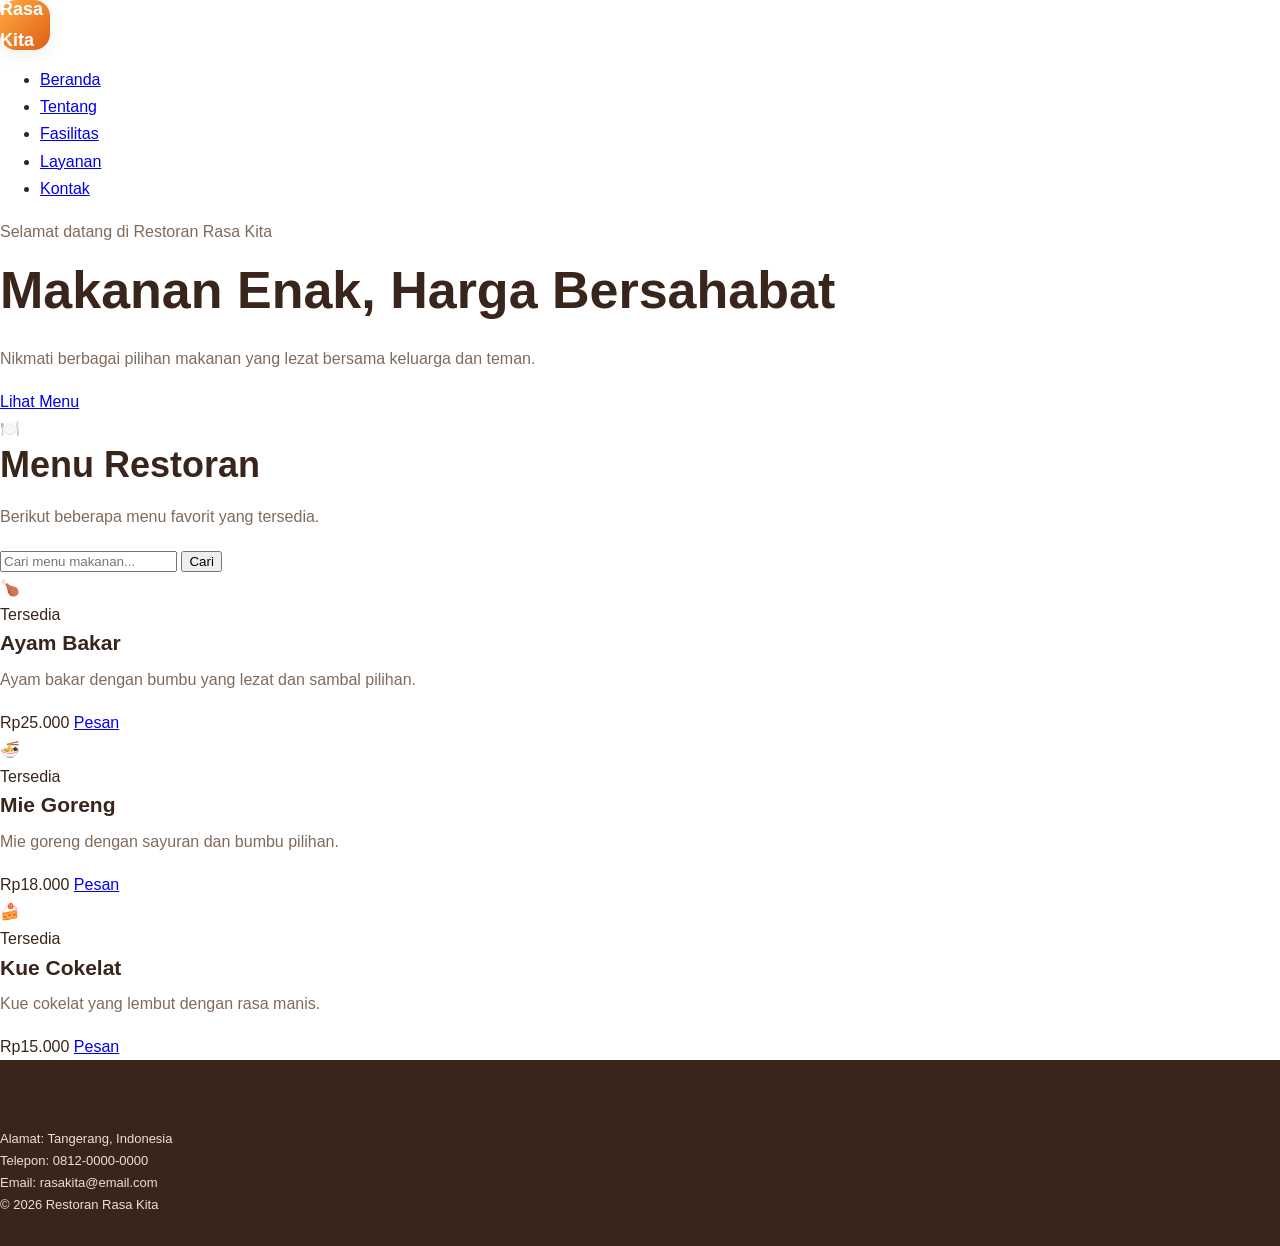
<file: Pertemuan6/index.html>
<!DOCTYPE html>
<html lang="id">
<head>
    <meta charset="UTF-8">
    <meta name="viewport" content="width=device-width, initial-scale=1.0">
    <title>Restoran Rasa Kita</title>

    <!-- Menghubungkan file CSS -->
    <link rel="stylesheet" href="style.css">
</head>
<body>

    <!-- Navbar -->
    <nav>
        <div class="logo">Rasa Kita</div>

        <ul>
            <li><a href="#beranda">Beranda</a></li>
            <li><a href="#tentang">Tentang</a></li>
            <li><a href="#fasilitas">Fasilitas</a></li>
            <li><a href="#layanan">Layanan</a></li>
            <li><a href="#kontak">Kontak</a></li>
        </ul>
    </nav>

    <!-- Konten utama -->
    <main>

        <!-- Banner -->
        <section class="banner" id="beranda">
            <div class="banner-text">
                <p>Selamat datang di Restoran Rasa Kita</p>

                <h1>Makanan Enak, Harga Bersahabat</h1>

                <p>
                    Nikmati berbagai pilihan makanan yang lezat
                    bersama keluarga dan teman.
                </p>

                <a href="#menu" class="button">Lihat Menu</a>
            </div>

            <div class="banner-image">🍽️</div>
        </section>

        <!-- Daftar menu restoran -->
        <section class="content" id="menu">
            <h2>Menu Restoran</h2>

            <p class="description">
                Berikut beberapa menu favorit yang tersedia.
            </p>

            <!-- Form pencarian -->
            <div class="search-box">
                <input type="text" placeholder="Cari menu makanan...">
                <button class="button" type="button">Cari</button>
            </div>

            <!-- Kumpulan card menu -->
            <div class="menu-list">

                <!-- Menu 1 -->
                <div class="card">
                    <div class="food-image">🍗</div>

                    <div class="card-body">
                        <span class="status">Tersedia</span>
                        <h3>Ayam Bakar</h3>

                        <p>
                            Ayam bakar dengan bumbu yang lezat
                            dan sambal pilihan.
                        </p>

                        <div class="card-bottom">
                            <span class="price">Rp25.000</span>
                            <a href="#kontak" class="button">Pesan</a>
                        </div>
                    </div>
                </div>

                <!-- Menu 2 -->
                <div class="card">
                    <div class="food-image">🍜</div>

                    <div class="card-body">
                        <span class="status">Tersedia</span>
                        <h3>Mie Goreng</h3>

                        <p>
                            Mie goreng dengan sayuran
                            dan bumbu pilihan.
                        </p>

                        <div class="card-bottom">
                            <span class="price">Rp18.000</span>
                            <a href="#kontak" class="button">Pesan</a>
                        </div>
                    </div>
                </div>

                <!-- Menu 3 -->
                <div class="card">
                    <div class="food-image">🍰</div>

                    <div class="card-body">
                        <span class="status">Tersedia</span>
                        <h3>Kue Cokelat</h3>

                        <p>
                            Kue cokelat yang lembut
                            dengan rasa manis.
                        </p>

                        <div class="card-bottom">
                            <span class="price">Rp15.000</span>
                            <a href="#kontak" class="button">Pesan</a>
                        </div>
                    </div>
                </div>

            </div>
        </section>

    </main>

    <!-- Footer -->
    <footer id="kontak">
        <h3>Restoran Rasa Kita</h3>

        <p>Alamat: Tangerang, Indonesia</p>
        <p>Telepon: 0812-0000-0000</p>
        <p>Email: rasakita@email.com</p>

        <p>&copy; 2026 Restoran Rasa Kita</p>
    </footer>

</body>
</html>
</file>
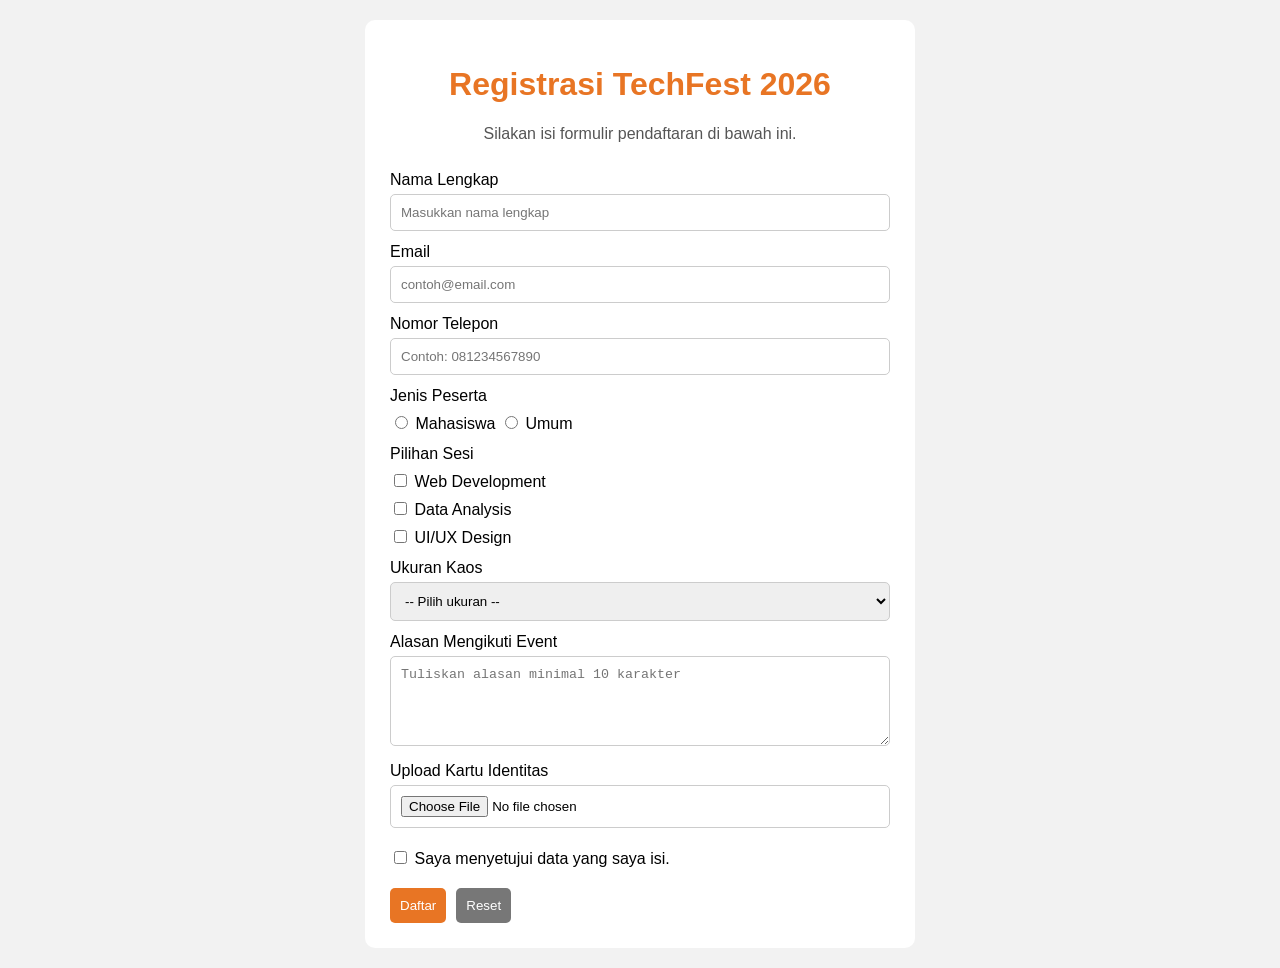
<file: pertemuan7/index.html>
<!DOCTYPE html>
<html lang="id">
<head>
    <meta charset="UTF-8">
    <meta name="viewport" content="width=device-width, initial-scale=1.0">
    <title>Registrasi TechFest 2026</title>
    <link rel="stylesheet" href="style.css">
</head>
<body>

    <div class="container">
        <h1>Registrasi TechFest 2026</h1>
        <p>Silakan isi formulir pendaftaran di bawah ini.</p>

        <form action="#" method="post" enctype="multipart/form-data">

            <label for="nama">Nama Lengkap</label>
            <input type="text" id="nama" name="nama"
                   minlength="3" required
                   placeholder="Masukkan nama lengkap">

            <label for="email">Email</label>
            <input type="email" id="email" name="email"
                   required placeholder="contoh@email.com">

            <label for="telepon">Nomor Telepon</label>
            <input type="tel" id="telepon" name="telepon"
                   pattern="[0-9]{10,15}"
                   title="Masukkan 10 sampai 15 digit angka"
                   required placeholder="Contoh: 081234567890">

            <label>Jenis Peserta</label>
            <div class="pilihan">
                <input type="radio" id="mahasiswa" name="peserta"
                       value="Mahasiswa" required>
                <label for="mahasiswa">Mahasiswa</label>

                <input type="radio" id="umum" name="peserta"
                       value="Umum">
                <label for="umum">Umum</label>
            </div>

            <label>Pilihan Sesi</label>
            <div class="pilihan">
                <input type="checkbox" id="web" name="sesi"
                       value="Web Development">
                <label for="web">Web Development</label>
            </div>

            <div class="pilihan">
                <input type="checkbox" id="data" name="sesi"
                       value="Data Analysis">
                <label for="data">Data Analysis</label>
            </div>

            <div class="pilihan">
                <input type="checkbox" id="design" name="sesi"
                       value="UI/UX Design">
                <label for="design">UI/UX Design</label>
            </div>

            <label for="ukuran">Ukuran Kaos</label>
            <select id="ukuran" name="ukuran" required>
                <option value="">-- Pilih ukuran --</option>
                <option value="S">S</option>
                <option value="M">M</option>
                <option value="L">L</option>
                <option value="XL">XL</option>
            </select>

            <label for="alasan">Alasan Mengikuti Event</label>
            <textarea id="alasan" name="alasan"
                      minlength="10" required
                      placeholder="Tuliskan alasan minimal 10 karakter"></textarea>

            <label for="file">Upload Kartu Identitas</label>
            <input type="file" id="file" name="identitas"
                   accept=".jpg,.jpeg,.png,.pdf" required>

            <div class="persetujuan">
                <input type="checkbox" id="setuju" name="persetujuan"
                       required>
                <label for="setuju">
                    Saya menyetujui data yang saya isi.
                </label>
            </div>

            <div class="tombol">
                <button type="submit">Daftar</button>
                <button type="reset" class="reset">Reset</button>
            </div>

        </form>
    </div>

</body>
</html>
</file>
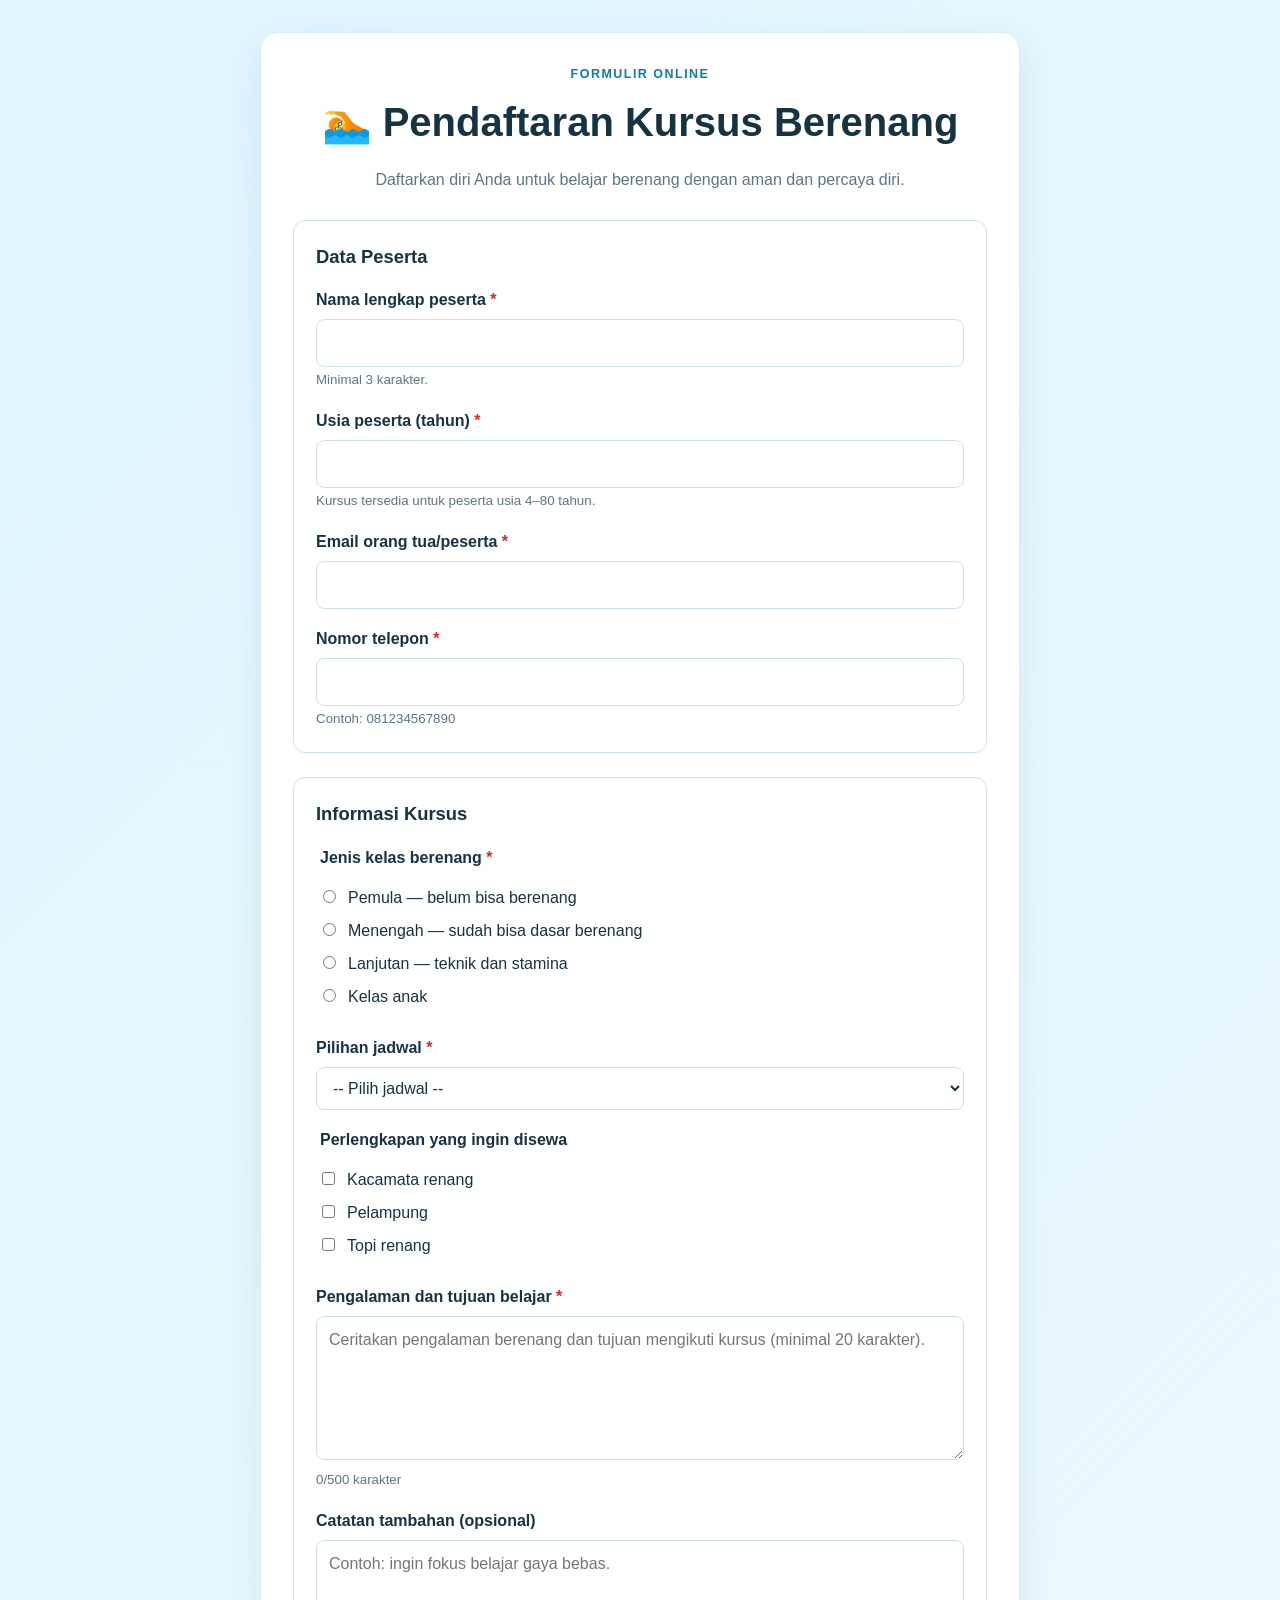
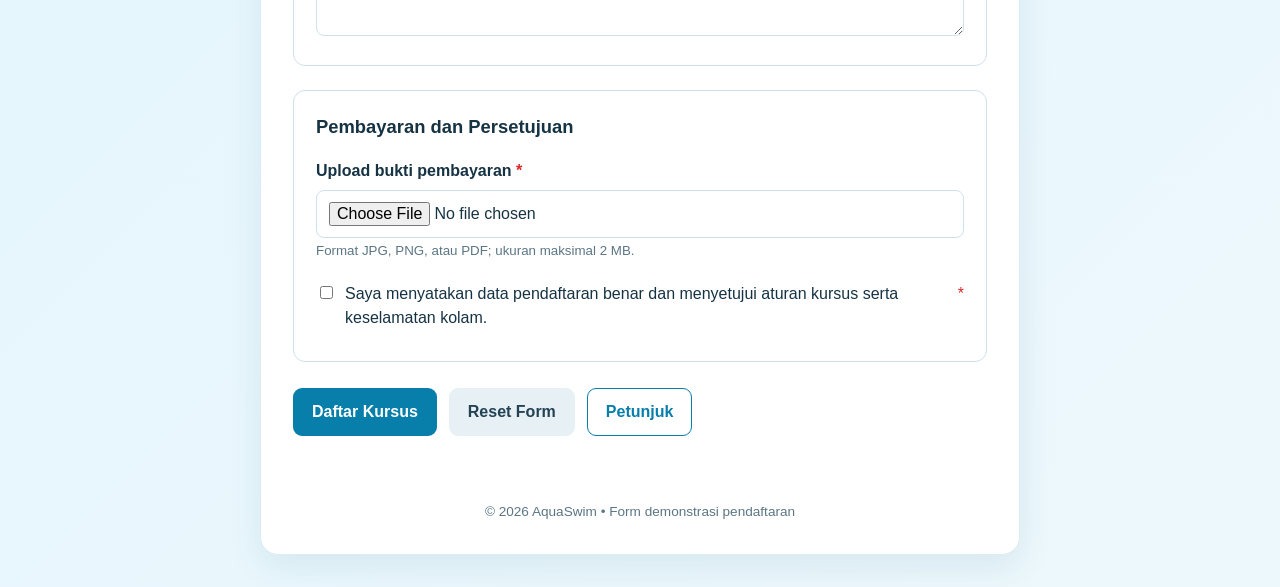
<file: tugas/index.html>
<!DOCTYPE html>
<html lang="id">
<head>
  <meta charset="UTF-8">
  <meta name="viewport" content="width=device-width, initial-scale=1.0">
  <title>Form Pendaftaran Kursus Berenang</title>
  <link rel="stylesheet" href="style.css">
</head>
<body>
  <main class="container">
    <header class="page-header">
      <p class="eyebrow">FORMULIR ONLINE</p>
      <h1>🏊 Pendaftaran Kursus Berenang</h1>
      <p>Daftarkan diri Anda untuk belajar berenang dengan aman dan percaya diri.</p>
    </header>

    <form id="registrationForm" action="#" method="post" enctype="multipart/form-data">
      <section class="form-section">
        <h2>Data Peserta</h2>
        <div class="form-group">
          <label for="nama">Nama lengkap peserta <span class="required">*</span></label>
          <input type="text" id="nama" name="nama" required minlength="3" maxlength="100"
                 pattern="[A-Za-zÀ-ÿ .'-]+" title="Nama hanya boleh berisi huruf, spasi, titik, apostrof, atau tanda hubung.">
          <small>Minimal 3 karakter.</small>
        </div>

        <div class="form-group">
          <label for="umur">Usia peserta (tahun) <span class="required">*</span></label>
          <input type="number" id="umur" name="umur" required min="4" max="80"
                 title="Usia peserta harus antara 4 sampai 80 tahun.">
          <small>Kursus tersedia untuk peserta usia 4–80 tahun.</small>
        </div>

        <div class="form-group">
          <label for="email">Email orang tua/peserta <span class="required">*</span></label>
          <input type="email" id="email" name="email" required>
        </div>

        <div class="form-group">
          <label for="telepon">Nomor telepon <span class="required">*</span></label>
          <input type="tel" id="telepon" name="telepon" required pattern="08[0-9]{8,11}"
                 title="Nomor telepon harus diawali 08 dan terdiri dari 10–13 digit.">
          <small>Contoh: 081234567890</small>
        </div>
      </section>

      <section class="form-section">
        <h2>Informasi Kursus</h2>

        <fieldset class="form-group">
          <legend>Jenis kelas berenang <span class="required">*</span></legend>
          <label class="choice"><input type="radio" name="kelas" value="pemula" required> Pemula — belum bisa berenang</label>
          <label class="choice"><input type="radio" name="kelas" value="menengah"> Menengah — sudah bisa dasar berenang</label>
          <label class="choice"><input type="radio" name="kelas" value="lanjutan"> Lanjutan — teknik dan stamina</label>
          <label class="choice"><input type="radio" name="kelas" value="anak"> Kelas anak</label>
        </fieldset>

        <div class="form-group">
          <label for="jadwal">Pilihan jadwal <span class="required">*</span></label>
          <select id="jadwal" name="jadwal" required>
            <option value="">-- Pilih jadwal --</option>
            <option value="weekday-pagi">Hari kerja — pagi</option>
            <option value="weekday-sore">Hari kerja — sore</option>
            <option value="weekend-pagi">Akhir pekan — pagi</option>
            <option value="weekend-sore">Akhir pekan — sore</option>
          </select>
        </div>

        <fieldset class="form-group">
          <legend>Perlengkapan yang ingin disewa</legend>
          <label class="choice"><input type="checkbox" name="perlengkapan[]" value="kacamata"> Kacamata renang</label>
          <label class="choice"><input type="checkbox" name="perlengkapan[]" value="pelampung"> Pelampung</label>
          <label class="choice"><input type="checkbox" name="perlengkapan[]" value="topi"> Topi renang</label>
        </fieldset>

        <div class="form-group">
          <label for="pengalaman">Pengalaman dan tujuan belajar <span class="required">*</span></label>
          <textarea id="pengalaman" name="pengalaman" rows="5" required minlength="20" maxlength="500"
                    placeholder="Ceritakan pengalaman berenang dan tujuan mengikuti kursus (minimal 20 karakter)."></textarea>
          <small><span id="charCount">0</span>/500 karakter</small>
        </div>

        <div class="form-group">
          <label for="catatan">Catatan tambahan (opsional)</label>
          <textarea id="catatan" name="catatan" rows="3" maxlength="300"
                    placeholder="Contoh: ingin fokus belajar gaya bebas."></textarea>
        </div>
      </section>

      <section class="form-section">
        <h2>Pembayaran dan Persetujuan</h2>
        <div class="form-group">
          <label for="bukti">Upload bukti pembayaran <span class="required">*</span></label>
          <input type="file" id="bukti" name="bukti" required accept=".jpg,.jpeg,.png,.pdf">
          <small>Format JPG, PNG, atau PDF; ukuran maksimal 2 MB.</small>
        </div>

        <label class="choice consent">
          <input type="checkbox" id="persetujuan" name="persetujuan" required>
          Saya menyatakan data pendaftaran benar dan menyetujui aturan kursus serta keselamatan kolam. <span class="required">*</span>
        </label>
      </section>

      <div class="button-group">
        <button type="submit" class="btn btn-primary">Daftar Kursus</button>
        <button type="reset" class="btn btn-secondary">Reset Form</button>
        <button type="button" id="helpButton" class="btn btn-outline">Petunjuk</button>
      </div>
      <p id="statusMessage" class="status-message" aria-live="polite"></p>
    </form>

    <footer>© 2026 AquaSwim • Form demonstrasi pendaftaran</footer>
  </main>

  <script>
    const form = document.getElementById('registrationForm');
    const fileInput = document.getElementById('bukti');
    const statusMessage = document.getElementById('statusMessage');
    const textarea = document.getElementById('pengalaman');
    const charCount = document.getElementById('charCount');

    // Validasi ukuran bukti pembayaran maksimal 2 MB.
    fileInput.addEventListener('change', () => {
      const file = fileInput.files[0];
      if (file && file.size > 2 * 1024 * 1024) {
        fileInput.setCustomValidity('Ukuran file maksimal 2 MB.');
      } else {
        fileInput.setCustomValidity('');
      }
    });

    textarea.addEventListener('input', () => {
      charCount.textContent = textarea.value.length;
    });

    form.addEventListener('submit', (event) => {
      event.preventDefault();
      if (!form.checkValidity()) {
        form.reportValidity();
        return;
      }
      statusMessage.textContent = 'Validasi browser berhasil. Form belum dikirim ke server karena ini demo.';
      statusMessage.classList.add('success');
    });

    form.addEventListener('reset', () => {
      statusMessage.textContent = '';
      statusMessage.classList.remove('success');
      setTimeout(() => { charCount.textContent = '0'; }, 0);
    });

    document.getElementById('helpButton').addEventListener('click', () => {
      alert('Isi data peserta, pilih kelas dan jadwal, unggah bukti pembayaran JPG/PNG/PDF maksimal 2 MB, lalu centang persetujuan.');
    });
  </script>
</body>
</html>
</file>
<file: css/style.css>
body {
   min-height: 100vh;
}

.card {
   border: 0;
}

table th {
   white-space: nowrap;
}

table td {
   white-space: nowrap;
}
</file>
<file: Pertemuan10/CSS/style.css>
/* ========================
   CUSTOM THEME / DESIGN TOKENS
   ======================== */
:root {
  --brand-primary: #563b2d;
  --brand-primary-dark: #34251e;
  --brand-accent: #c58b55;
  --brand-cream: #f4eadb;
  --brand-background: #fbf8f2;
  --brand-surface: #fffdf9;
  --brand-text: #302820;
  --brand-muted: #786f65;
  --brand-radius: 18px;
}

/* ======================== DASAR ======================== */
html { scroll-behavior: smooth; scroll-padding-top: 82px; }
body { background: var(--brand-background); color: var(--brand-text); font-family: "Trebuchet MS", Arial, sans-serif; line-height: 1.7; }
a { text-decoration: none; }
.section-space { padding: 88px 0; }
.section-label { display: inline-block; color: var(--brand-accent); font-size: .7rem; font-weight: 800; letter-spacing: 2px; margin-bottom: 12px; }
.section-title { color: var(--brand-primary-dark); font-family: Georgia, "Times New Roman", serif; font-size: clamp(2.2rem, 4vw, 3.5rem); font-weight: 700; letter-spacing: -1.8px; line-height: 1.08; }
.section-title em, .hero-copy h1 em, .visit-panel h2 em { color: var(--brand-accent); font-weight: 400; }
.section-intro { color: var(--brand-muted); max-width: 510px; }

/* ======================== NAVBAR ======================== */
.custom-navbar { background: var(--brand-primary-dark); padding: 14px 0; }
.brand-name { align-items: center; color: #fff; display: inline-flex; font-size: 1.25rem; font-weight: 800; letter-spacing: -.8px; }
.brand-name:hover { color: #fff; }
.brand-mark { align-items: center; background: var(--brand-accent); border-radius: 50%; color: var(--brand-primary-dark); display: inline-flex; font-family: Georgia, serif; height: 34px; justify-content: center; margin-right: 10px; width: 34px; }
.brand-light { color: #d7b995; font-weight: 400; }
.custom-navbar .nav-link { color: rgba(255,255,255,.76); font-size: .9rem; transition: color .2s; }
.custom-navbar .nav-link:hover, .custom-navbar .nav-link:focus { color: #fff; }
.btn-cream { background: var(--brand-cream); border: 1px solid var(--brand-cream); color: var(--brand-primary-dark); font-weight: 700; }
.btn-cream:hover { background: #fff; border-color: #fff; color: var(--brand-primary-dark); }

/* ======================== HERO ======================== */
.hero-section { background: var(--brand-cream); overflow: hidden; padding: 76px 0 88px; }
.hero-copy { position: relative; z-index: 1; }
.eyebrow { color: var(--brand-primary); display: inline-flex; align-items: center; font-size: .68rem; font-weight: 800; letter-spacing: 2px; margin-bottom: 22px; }
.eyebrow-line { background: var(--brand-accent); display: inline-block; height: 2px; margin-right: 10px; width: 28px; }
.hero-copy h1 { color: var(--brand-primary-dark); font-family: Georgia, "Times New Roman", serif; font-size: clamp(3rem, 6vw, 5.25rem); font-weight: 700; letter-spacing: -3px; line-height: .99; margin-bottom: 24px; }
.hero-description { color: var(--brand-muted); font-size: 1.05rem; margin-bottom: 28px; max-width: 470px; }
.btn-coffee { background: var(--brand-primary); border: 1px solid var(--brand-primary); color: #fff; font-weight: 700; padding: 12px 22px; }
.btn-coffee:hover { background: var(--brand-primary-dark); border-color: var(--brand-primary-dark); color: #fff; }
.btn-coffee span, .btn-cream span { margin-left: 12px; }
.btn-outline-coffee { background: transparent; border: 1px solid var(--brand-primary); color: var(--brand-primary); font-weight: 700; padding: 12px 22px; }
.btn-outline-coffee:hover { background: var(--brand-primary); color: #fff; }
.hero-note { align-items: center; color: var(--brand-muted); display: flex; font-size: .78rem; gap: 10px; }
.hero-note-icon { align-items: center; background: #fff8ed; border-radius: 50%; color: var(--brand-accent); display: inline-flex; font-size: 1.2rem; height: 34px; justify-content: center; width: 34px; }
.hero-note strong { color: var(--brand-accent); padding: 0 4px; }
.hero-art { background: #b9784d; border-radius: 48% 48% 20px 20px; height: 440px; isolation: isolate; margin: 0 auto; max-width: 510px; overflow: hidden; position: relative; }
.art-sun { background: #e9c99f; border-radius: 50%; height: 290px; left: 50%; position: absolute; top: 55px; transform: translateX(-50%); width: 290px; }
.art-circle { border: 1px solid rgba(255,255,255,.32); border-radius: 50%; height: 370px; left: 50%; position: absolute; top: 14px; transform: translateX(-50%); width: 370px; }
.art-circle-two { height: 420px; top: -10px; width: 420px; }
.coffee-cup { background: #f9f2e7; border-radius: 12px 12px 78px 78px; box-shadow: 14px 22px 30px rgba(57,32,20,.2); height: 210px; left: 50%; position: absolute; top: 133px; transform: translateX(-50%) rotate(-5deg); width: 190px; z-index: 2; }
.coffee-top { background: #4b2c20; border: 9px solid #e8ded0; border-radius: 50%; height: 62px; left: 0; position: absolute; top: -20px; width: 190px; }
.latte-art { color: #d9b58d; display: block; font-family: Georgia,serif; font-size: 2.2rem; line-height: 42px; text-align: center; }
.cup-logo { color: var(--brand-primary); font-family: Georgia,serif; font-size: 4rem; font-style: italic; left: 0; position: absolute; text-align: center; top: 60px; width: 100%; }
.cup-handle { border: 18px solid #f9f2e7; border-left: 0; border-radius: 0 50% 50% 0; height: 88px; position: absolute; right: -47px; top: 42px; width: 62px; z-index: -1; }
.cup-shadow { background: rgba(58,31,19,.23); border-radius: 50%; bottom: 54px; filter: blur(12px); height: 24px; left: 22%; position: absolute; width: 56%; }
.coffee-beans { color: #f2d9b7; font-size: 2.2rem; position: absolute; }
.bean-one { left: 18%; top: 130px; transform: rotate(24deg); }
.bean-two { right: 16%; top: 245px; transform: rotate(-20deg); }
.art-caption { bottom: 22px; color: #fff5e8; display: flex; font-size: .63rem; font-weight: 700; justify-content: space-between; left: 25px; letter-spacing: 1.6px; position: absolute; right: 25px; }
.art-sticker { background: var(--brand-cream); border-radius: 50%; color: var(--brand-primary); font-size: .62rem; font-weight: 700; height: 78px; line-height: 1.2; padding-top: 17px; position: absolute; right: 9%; text-align: center; top: 55px; transform: rotate(12deg); width: 78px; z-index: 3; }
.art-sticker b { color: var(--brand-accent); }

/* ======================== ALERT ======================== */
.promo-wrap { margin-bottom: -1px; margin-top: 28px; }
.promo-alert { align-items: center; background: #efe1ca; border: 0; border-radius: 12px; color: var(--brand-primary-dark); display: flex; gap: 14px; padding: 17px 54px 17px 20px; }
.promo-alert strong { color: var(--brand-primary); letter-spacing: 1px; margin-right: 5px; }
.promo-icon { align-items: center; background: var(--brand-accent); border-radius: 50%; color: white; display: inline-flex; flex: 0 0 34px; height: 34px; justify-content: center; }
.promo-alert .btn-close { font-size: .72rem; }

/* ======================== ABOUT ======================== */
.about-section { background: var(--brand-background); }
.values-row { margin-top: 30px !important; }
.value-card { border-top: 1px solid #d8cbb9; height: 100%; padding: 23px 8px 8px 0; }
.value-card > span { color: var(--brand-accent); font-family: Georgia,serif; font-size: 1.4rem; font-style: italic; }
.value-card h3 { color: var(--brand-primary-dark); font-family: Georgia,serif; font-size: 1.35rem; margin: 16px 0 8px; }
.value-card p { color: var(--brand-muted); font-size: .9rem; margin: 0; max-width: 300px; }

/* ======================== PRODUCT CARDS ======================== */
.product-section { background: #f1e9dc; }
.section-heading .section-intro { margin-top: 12px; }
.product-card { background: var(--brand-surface); border: 0; border-radius: var(--brand-radius); box-shadow: 0 8px 25px rgba(65,43,27,.06); overflow: hidden; transition: transform .25s, box-shadow .25s; }
.product-card:hover { box-shadow: 0 15px 30px rgba(65,43,27,.12); transform: translateY(-6px); }
.product-visual { align-items: center; display: flex; height: 230px; justify-content: center; overflow: hidden; position: relative; }
.visual-latte { background: #d8b99a; }
.visual-aren { background: #b7a18a; }
.visual-matcha { background: #b9b99a; }
.product-tag { background: rgba(255,253,249,.86); border-radius: 30px; color: var(--brand-primary); font-size: .58rem; font-weight: 800; left: 18px; letter-spacing: 1.2px; padding: 7px 11px; position: absolute; top: 17px; }
.visual-caption { bottom: 14px; color: rgba(255,255,255,.9); font-size: .62rem; font-weight: 800; letter-spacing: 1.6px; position: absolute; right: 18px; }
.glass-cup { background: rgba(255,248,235,.76); border: 7px solid rgba(255,255,255,.55); border-radius: 15px 15px 40px 40px; box-shadow: 12px 18px 22px rgba(50,35,25,.16); height: 135px; overflow: hidden; position: relative; transform: rotate(-5deg); width: 108px; }
.glass-cup:before { background: rgba(255,255,255,.45); content: ""; height: 100%; left: 14px; position: absolute; top: 0; width: 8px; z-index: 2; }
.glass-cup > span { color: rgba(255,255,255,.85); font-family: Georgia,serif; font-size: 2rem; left: 0; position: absolute; text-align: center; top: 40px; width: 100%; z-index: 3; }
.latte-layer { background: linear-gradient(#69432f 0 24%, #d5b18d 24% 65%, #f0e0c9 65%); height: 100%; }
.glass-aren { transform: rotate(5deg); }
.aren-layer { background: linear-gradient(#5c3827 0 25%, #c69a67 25% 48%, #f1e1c9 48%); height: 100%; }
.glass-matcha { transform: rotate(-3deg); }
.matcha-layer { background: linear-gradient(#72865a 0 25%, #a8b58b 25% 56%, #f1e7d5 56%); height: 100%; }
.product-card .card-body { padding: 24px; }
.product-card .card-title { color: var(--brand-primary-dark); font-family: Georgia,serif; font-size: 1.35rem; font-weight: 700; }
.product-price { color: var(--brand-accent); font-size: .9rem; font-weight: 800; white-space: nowrap; }
.product-card .card-text { color: var(--brand-muted); font-size: .88rem; min-height: 72px; }
.btn-card-detail { border: 0; border-top: 1px solid #e9e0d5; border-radius: 0; color: var(--brand-primary); font-size: .85rem; font-weight: 800; margin-top: 12px; padding: 14px 0 0; text-align: left; width: 100%; }
.btn-card-detail:hover { color: var(--brand-accent); }
.btn-card-detail span { float: right; }

/* ======================== CTA ======================== */
.visit-section { background: var(--brand-background); padding: 0 0 20px; }
.visit-panel { align-items: center; background: var(--brand-primary-dark); border-radius: 20px; color: #fff; display: flex; justify-content: space-between; min-height: 250px; overflow: hidden; padding: 45px 7%; position: relative; }
.visit-panel .section-label { color: #d8b48d; }
.visit-panel h2 { font-family: Georgia,serif; font-size: clamp(2rem,4vw,3.2rem); line-height: 1.05; margin: 0; position: relative; z-index: 1; }
.visit-panel h2 em { color: #d7a36e; }
.visit-panel .btn { position: relative; z-index: 1; }
.visit-decoration { color: rgba(255,255,255,.045); font-family: Georgia,serif; font-size: 22rem; font-style: italic; line-height: .7; position: absolute; right: 25%; top: 5px; }

/* ======================== FORM KONTAK ======================== */
.contact-section { background: var(--brand-background); }
.contact-detail { align-items: center; display: flex; gap: 14px; margin-top: 26px; }
.contact-detail > span { align-items: center; background: var(--brand-cream); border-radius: 50%; color: var(--brand-primary); display: inline-flex; font-size: 1.15rem; height: 42px; justify-content: center; width: 42px; }
.contact-detail small { color: var(--brand-accent); display: block; font-size: .62rem; font-weight: 800; letter-spacing: 1.3px; }
.contact-detail strong { color: var(--brand-primary-dark); font-size: .9rem; }
.contact-card { background: var(--brand-surface); border: 1px solid #eee5d9; border-radius: var(--brand-radius); box-shadow: 0 10px 35px rgba(65,43,27,.06); padding: 32px; }
.form-label { color: var(--brand-primary-dark); font-size: .83rem; font-weight: 700; }
.form-control, .form-select { background-color: #fdfbf7; border: 1px solid #e5dbce; border-radius: 9px; color: var(--brand-text); font-size: .9rem; padding: 12px 14px; }
.form-control:focus, .form-select:focus { background-color: #fff; border-color: var(--brand-accent); box-shadow: 0 0 0 .2rem rgba(197,139,85,.16); }
.form-note { color: var(--brand-muted); font-size: .75rem; }

/* ======================== MODAL ======================== */
.custom-modal { border: 0; border-radius: 16px; overflow: hidden; }
.custom-modal .modal-header { background: var(--brand-cream); border-bottom: 0; padding: 22px 24px; }
.custom-modal .modal-title { color: var(--brand-primary-dark); font-family: Georgia,serif; font-weight: 700; }
.custom-modal .modal-body { color: var(--brand-muted); padding: 24px; }
.custom-modal .modal-footer { border-top: 1px solid #eee5d9; padding: 16px 24px; }
.modal-note { color: var(--brand-accent); font-size: .7rem; font-weight: 800; letter-spacing: 1.5px; margin-top: 20px; }

/* ======================== FOOTER ======================== */
.custom-footer { background: var(--brand-primary-dark); color: #fff; padding: 48px 0 24px; }
.footer-brand { color: #fff; font-size: 1.5rem; font-weight: 800; letter-spacing: -1px; }
.footer-brand span { color: #d7b995; font-weight: 400; }
.footer-caption { color: rgba(255,255,255,.58); font-size: .82rem; }
.social-links { display: flex; flex-wrap: wrap; gap: 22px; justify-content: flex-start; }
.social-links a { color: #ead9c5; font-size: .85rem; }
.social-links a:hover { color: #fff; }
.custom-footer hr { border-color: rgba(255,255,255,.2); margin: 30px 0 18px; }
.footer-bottom { color: rgba(255,255,255,.55); font-size: .72rem; }

/* ======================== MOBILE-FIRST ======================== */
@media (max-width: 575.98px) {
  .section-space { padding: 64px 0; }
  .hero-section { padding: 58px 0 65px; }
  .hero-copy h1 { letter-spacing: -2px; }
  .hero-art { height: 340px; max-width: 390px; }
  .art-sun { height: 230px; top: 45px; width: 230px; }
  .art-circle { height: 300px; top: 10px; width: 300px; }
  .art-circle-two { height: 340px; width: 340px; }
  .coffee-cup { height: 165px; top: 115px; transform: translateX(-50%) scale(.82) rotate(-5deg); }
  .cup-shadow { bottom: 40px; }
  .art-sticker { right: 7%; top: 35px; }
  .promo-alert { align-items: flex-start; font-size: .82rem; padding: 14px 45px 14px 14px; }
  .promo-icon { flex-basis: 30px; height: 30px; }
  .contact-card { padding: 22px 18px; }
  .visit-panel { align-items: flex-start; flex-direction: column; gap: 28px; padding: 35px 28px; }
  .visit-decoration { font-size: 15rem; right: 3%; top: 35px; }
  .social-links { gap: 17px; }
}
/* Tablet */
@media (min-width: 768px) {
  .hero-section { padding: 82px 0 94px; }
  .product-visual { height: 245px; }
}
/* Desktop */
@media (min-width: 992px) {
  .hero-section { padding: 92px 0 105px; }
  .hero-art { height: 470px; }
}
</file>
<file: pertemuan4/style.css>
/* Pengaturan dasar dan box model */
* {
    box-sizing: border-box;
}

body {
    margin: 0;
    font-family: Arial, Helvetica, sans-serif;
    line-height: 1.6;
    color: #263238;
    background-color: #f8faf9;
}

header {
    background-color: #245b52;
    color: white;
    padding: 16px 7%;
    display: flex;
    justify-content: space-between;
    align-items: center;
}

header h1 {
    margin: 0;
    font-size: 24px;
}

nav {
    display: flex;
    gap: 20px;
}

nav a {
    color: white;
    text-decoration: none;
}

nav a:hover {
    text-decoration: underline;
}

/* Bagian pembuka */
.hero {
    padding: 80px 7%;
    background-color: #e4f1eb;
    text-align: center;
}

.hero-content {
    max-width: 760px;
    margin: 0 auto;
}

.label {
    color: #39796d;
    font-weight: bold;
    letter-spacing: 1px;
    text-transform: uppercase;
    font-size: 13px;
}

.hero h2 {
    margin: 10px 0;
    color: #204d45;
    font-size: 38px;
    line-height: 1.2;
}

.hero p {
    max-width: 620px;
    margin: 16px auto 24px;
}

/* Class reusable untuk tombol */
.button {
    display: inline-block;
    padding: 11px 22px;
    background-color: #245b52;
    color: white;
    text-decoration: none;
    border-radius: 6px;
}

.button:hover {
    background-color: #173f38;
}

/* Bagian isi halaman */
.section {
    padding: 50px 7%;
    text-align: center;
}

.section h2 {
    margin-top: 0;
    color: #204d45;
}

.section-intro {
    margin-bottom: 28px;
}

/* Class card dipakai ulang untuk tiga layanan */
.card-wrapper {
    display: flex;
    justify-content: center;
    gap: 20px;
}

.card {
    flex: 1;
    max-width: 320px;
    padding: 24px;
    background-color: white;
    border: 1px solid #d5e2dc;
    border-radius: 10px;
    box-shadow: 0 3px 10px rgba(30, 70, 60, 0.08);
}

.card h3 {
    color: #39796d;
}

.about {
    background-color: #eef4f1;
}

.about p {
    max-width: 760px;
    margin: 0 auto;
}

.contact {
    padding-bottom: 60px;
}

footer {
    padding: 18px;
    background-color: #245b52;
    color: white;
    text-align: center;
    font-size: 14px;
}

footer p {
    margin: 0;
}

/* Tampilan untuk layar kecil, di bawah 768px */
@media (max-width: 767px) {
    header {
        flex-direction: column;
        gap: 12px;
        padding: 18px 5%;
    }

    nav {
        flex-wrap: wrap;
        justify-content: center;
        gap: 10px 16px;
    }

    .hero {
        padding: 55px 6%;
    }

    .hero h2 {
        font-size: 28px;
    }

    .section {
        padding: 38px 6%;
    }

    .card-wrapper {
        flex-direction: column;
        align-items: center;
    }

    .card {
        width: 100%;
        max-width: 420px;
    }
}
</file>
<file: pertemuan5/style.css>
* {
    box-sizing: border-box;
}

body {
    margin: 0;
    font-family: Arial, sans-serif;
    color: #222;
}

header {
    background: #eeeeee;
    padding: 20px;
    text-align: center;
}

header h1 {
    margin-bottom: 5px;
}

nav {
    background: #cccccc;
    padding: 15px;
    text-align: center;
}

nav a {
    color: #222;
    text-decoration: none;
    margin: 0 15px;
}

main {
    display: flex;
    gap: 20px;
    padding: 20px;
}

.utama {
    flex: 2;
    border: 1px solid #999;
    padding: 15px;
}

aside {
    flex: 1;
    border: 1px solid #999;
    padding: 15px;
}

.gambar {
    background: #dddddd;
    min-height: 180px;
    display: flex;
    align-items: center;
    justify-content: center;
}

.berita {
    background: #eeeeee;
    border: 1px solid #bbbbbb;
    padding: 15px;
    margin-bottom: 10px;
}

.catatan {
    font-size: 12px;
    color: #666666;
}

footer {
    background: #eeeeee;
    padding: 15px;
    text-align: center;
}

/* Tampilan mobile */
@media (max-width: 600px) {
    nav a {
        display: inline-block;
        margin: 5px;
    }

    main {
        flex-direction: column;
        padding: 10px;
    }

    .gambar {
        min-height: 130px;
    }
}
</file>
<file: Pertemuan6/style.css>
/* ==================================================
   DESIGN TOKENS - RESTAURANT ORANGE THEME
================================================== */
:root {
  /* Warna utama */
  --primary: #e87524;
  --primary-dark: #bd4e12;
  --accent: #ffb347;

  /* Warna latar */
  --white: #ffffff;
  --neutral-50: #fff8f0;
  --neutral-100: #ffead7;
  --neutral-300: #edc9a9;
  --neutral-600: #806b5b;
  --neutral-900: #39251b;

  /* Status */
  --success: #558b2f;
  --warning: #f9a825;
  --danger: #c62828;

  /* Radius */
  --radius-sm: 8px;
  --radius-md: 16px;
  --radius-lg: 24px;

  /* Shadow */
  --shadow-sm: 0 5px 15px rgba(113, 65, 28, 0.08);
  --shadow-md: 0 12px 30px rgba(113, 65, 28, 0.14);

  /* Spacing */
  --space-1: 8px;
  --space-2: 16px;
  --space-3: 24px;
  --space-4: 32px;
  --space-5: 48px;
  --space-6: 64px;
}

/* ==================================================
   RESET
================================================== */
* {
  box-sizing: border-box;
}

html {
  scroll-behavior: smooth;
  scroll-padding-top: 90px;
}

body {
  margin: 0;
  font-family: Arial, Helvetica, sans-serif;
  color: var(--neutral-900);
  background-color: var(--white);
  line-height: 1.7;
}

img {
  max-width: 100%;
  display: block;
}

a {
  transition: color 0.25s ease, background-color 0.25s ease;
}

.container {
  width: 90%;
  max-width: 1180px;
  margin: auto;
}

/* ==================================================
   TYPOGRAPHY
================================================== */
h1,
h2,
h3,
h4,
p {
  margin-top: 0;
}

h1 {
  font-size: 52px;
  line-height: 1.15;
  margin-bottom: var(--space-3);
  color: var(--neutral-900);
}

h2 {
  font-size: 36px;
  line-height: 1.25;
  margin-bottom: var(--space-2);
}

h3 {
  font-size: 21px;
  line-height: 1.4;
  margin-bottom: var(--space-1);
}

p {
  color: var(--neutral-600);
}

.label {
  display: inline-block;
  font-size: 12px;
  font-weight: bold;
  letter-spacing: 1.8px;
  color: var(--primary);
  margin-bottom: var(--space-2);
}

/* ==================================================
   HEADER
================================================== */
header {
  background-color: var(--white);
  border-bottom: 1px solid var(--neutral-100);
  position: sticky;
  top: 0;
  z-index: 10;
}

.navbar {
  min-height: 82px;
  display: flex;
  justify-content: space-between;
  align-items: center;
}

.brand {
  display: flex;
  align-items: center;
  gap: 12px;
  text-decoration: none;
  color: inherit;
}

.logo {
  width: 50px;
  height: 50px;
  border-radius: var(--radius-md);
  background: linear-gradient(135deg, #ffad42, #df5d16);
  color: var(--white);
  display: flex;
  align-items: center;
  justify-content: center;
  font-weight: bold;
  font-size: 18px;
  box-shadow: var(--shadow-sm);
}

.brand h2 {
  font-size: 17px;
  margin: 0;
  color: var(--neutral-900);
}

.brand p {
  font-size: 12px;
  margin: 0;
  color: var(--neutral-600);
}

.nav-menu {
  display: flex;
  align-items: center;
  gap: 28px;
}

.nav-menu a {
  color: var(--neutral-900);
  text-decoration: none;
  font-size: 14px;
  font-weight: 600;
}

.nav-menu a:hover {
  color: var(--primary);
}

/* ==================================================
   HERO
================================================== */
.hero {
  padding: 90px 0;
  background: linear-gradient(
    120deg,
    #fff4e6 0%,
    #ffead4 55%,
    #ffe0b9 100%
  );
}

.hero-layout {
  display: grid;
  grid-template-columns: 1fr 1fr;
  align-items: center;
  gap: 65px;
}

.hero-content p {
  font-size: 17px;
  max-width: 560px;
}

.hero-image img {
  width: 100%;
  height: 420px;
  object-fit: cover;
  border-radius: var(--radius-lg);
  box-shadow: var(--shadow-md);
}

.hero-action {
  display: flex;
  flex-wrap: wrap;
  gap: 14px;
  margin-top: var(--space-4);
}

/* ==================================================
   BUTTON
================================================== */
.btn {
  display: inline-block;
  padding: 13px 24px;
  border-radius: 50px;
  text-decoration: none;
  font-size: 14px;
  font-weight: bold;
  text-align: center;
  transition: all 0.25s ease;
}

.btn-primary {
  background-color: var(--primary);
  color: var(--white);
  box-shadow: 0 5px 14px rgba(232, 117, 36, 0.2);
}

.btn-primary:hover {
  background-color: var(--primary-dark);
  transform: translateY(-3px);
  box-shadow: var(--shadow-md);
}

.btn-secondary {
  border: 1px solid var(--neutral-300);
  color: var(--neutral-900);
  background-color: var(--white);
}

.btn-secondary:hover {
  background-color: var(--neutral-100);
  border-color: var(--primary);
  color: var(--primary-dark);
}

.btn-white {
  background-color: var(--white);
  color: var(--primary-dark);
  white-space: nowrap;
}

.btn-white:hover {
  background-color: #fff0dc;
  transform: translateY(-3px);
}

/* ==================================================
   GENERAL SECTION
================================================== */
.section {
  padding: var(--space-6) 0;
}

.section-light {
  background-color: var(--neutral-50);
}

.section-heading {
  max-width: 700px;
  margin-bottom: var(--space-5);
}

.section-heading h2 {
  color: var(--neutral-900);
}

.section-heading p {
  font-size: 16px;
}

/* ==================================================
   FEATURE CARDS
================================================== */
.feature-grid {
  display: grid;
  grid-template-columns: repeat(3, 1fr);
  gap: 24px;
}

.feature-card {
  padding: 30px;
  border: 1px solid var(--neutral-100);
  border-radius: var(--radius-md);
  background-color: var(--white);
  box-shadow: var(--shadow-sm);
  transition: transform 0.3s ease, box-shadow 0.3s ease;
}

.feature-card:hover {
  transform: translateY(-6px);
  box-shadow: var(--shadow-md);
  border-color: #f4c49b;
}

.feature-card p {
  margin-bottom: 0;
}

.icon {
  width: 48px;
  height: 48px;
  border-radius: var(--radius-md);
  background-color: #fff0dc;
  color: var(--primary-dark);
  display: flex;
  align-items: center;
  justify-content: center;
  font-weight: bold;
  margin-bottom: var(--space-2);
}

/* ==================================================
   MENU / FACILITY CARDS
================================================== */
.facility-grid {
  display: grid;
  grid-template-columns: repeat(3, 1fr);
  gap: 26px;
}

.facility-card {
  background-color: var(--white);
  border-radius: var(--radius-md);
  overflow: hidden;
  box-shadow: var(--shadow-sm);
  border: 1px solid #f7e9dc;
  transition: transform 0.3s ease, box-shadow 0.3s ease;
}

.facility-card:hover {
  transform: translateY(-7px);
  box-shadow: var(--shadow-md);
}

.facility-card img {
  width: 100%;
  height: 230px;
  object-fit: cover;
  transition: transform 0.4s ease;
}

.facility-card:hover img {
  transform: scale(1.04);
}

.facility-content {
  padding: 24px;
}

.facility-content h3 {
  color: var(--neutral-900);
}

.facility-content p {
  font-size: 14px;
  margin-bottom: 14px;
}

.facility-content h4 {
  display: inline-block;
  color: var(--primary-dark);
  font-size: 18px;
  margin: 0;
}

/* ==================================================
   RESERVATION / CTA
================================================== */
.cta {
  padding: 65px 0;
  background: linear-gradient(
    120deg,
    #ed7a25,
    #d95313
  );
  color: var(--white);
}

.cta-content {
  display: flex;
  justify-content: space-between;
  align-items: center;
  gap: 30px;
}

.cta h2 {
  color: var(--white);
  max-width: 650px;
}

.cta p {
  color: rgba(255, 255, 255, 0.9);
  max-width: 650px;
  margin-bottom: 0;
}

.label-light {
  color: #ffe2b5;
}

/* ==================================================
   FOOTER
================================================== */
footer {
  padding: 30px 0;
  background-color: #39251b;
}

.footer-content {
  display: flex;
  justify-content: space-between;
  align-items: center;
  gap: 15px;
}

footer p {
  margin: 0;
  color: #f3dfce;
  font-size: 13px;
}

/* ==================================================
   RESPONSIVE TABLET
================================================== */
@media (max-width: 900px) {
  h1 {
    font-size: 42px;
  }

  h2 {
    font-size: 31px;
  }

  .hero-layout {
    grid-template-columns: 1fr 1fr;
    gap: 30px;
  }

  .hero-image img {
    height: 340px;
  }

  .feature-grid,
  .facility-grid {
    grid-template-columns: repeat(2, 1fr);
  }
}

/* ==================================================
   RESPONSIVE MOBILE
================================================== */
@media (max-width: 600px) {
  h1 {
    font-size: 35px;
  }

  h2 {
    font-size: 28px;
  }

  h3 {
    font-size: 19px;
  }

  .container {
    width: 90%;
  }

  .navbar {
    flex-direction: column;
    align-items: flex-start;
    gap: 14px;
    padding: 15px 0;
  }

  .nav-menu {
    width: 100%;
    margin-top: 4px;
    flex-wrap: wrap;
    gap: 12px 20px;
  }

  .nav-menu a {
    font-size: 13px;
  }

  .hero {
    padding: 55px 0;
  }

  .hero-layout {
    grid-template-columns: 1fr;
    gap: 30px;
  }

  .hero-content p {
    font-size: 15px;
  }

  .hero-image img {
    height: 280px;
  }

  .hero-action {
    flex-direction: column;
    align-items: stretch;
    margin-top: 24px;
  }

  .section {
    padding: 50px 0;
  }

  .section-heading {
    margin-bottom: 30px;
  }

  .feature-grid,
  .facility-grid {
    grid-template-columns: 1fr;
    gap: 20px;
  }

  .feature-card {
    padding: 24px;
  }

  .facility-card img {
    height: 230px;
  }

  .cta {
    padding: 45px 0;
  }

  .cta-content {
    flex-direction: column;
    align-items: flex-start;
  }

  .footer-content {
    flex-direction: column;
    align-items: flex-start;
    gap: 8px;
  }
}

/* ==================================================
   ACCESSIBILITY
================================================== */
@media (prefers-reduced-motion: reduce) {
  html {
    scroll-behavior: auto;
  }

  *,
  *::before,
  *::after {
    transition-duration: 0.01ms !important;
  }
}
</file>
<file: pertemuan7/style.css>
body {
    font-family: Arial, sans-serif;
    background-color: #f2f2f2;
    margin: 0;
    padding: 20px;
}

.container {
    background-color: white;
    width: 90%;
    max-width: 500px;
    margin: auto;
    padding: 25px;
    border-radius: 10px;
}

h1 {
    text-align: center;
    color: #e87524;
}

p {
    text-align: center;
    color: #555;
}

label {
    display: inline-block;
    margin-top: 12px;
}

input[type="text"],
input[type="email"],
input[type="tel"],
input[type="file"],
select,
textarea {
    width: 100%;
    padding: 10px;
    margin-top: 5px;
    box-sizing: border-box;
    border: 1px solid #ccc;
    border-radius: 5px;
}

textarea {
    height: 90px;
}

.pilihan {
    margin-top: 8px;
}

.pilihan label,
.persetujuan label {
    margin-top: 0;
}

.persetujuan {
    margin-top: 20px;
}

.tombol {
    margin-top: 20px;
    display: flex;
    gap: 10px;
}

button {
    padding: 10px;
    background-color: #e87524;
    color: white;
    border: none;
    border-radius: 5px;
    cursor: pointer;
}

.reset {
    background-color: #777;
}
</file>
<file: tugas/style.css>
* {
  box-sizing: border-box;
}

:root {
  --primary: #087eaa;
  --primary-dark: #056486;
  --text: #163344;
  --muted: #5b7685;
  --border: #cfe2eb;
  --surface: #ffffff;
  --background: #edf8fc;
  --danger: #dc2626;
}

body {
  margin: 0;
  padding: 32px 16px;
  font-family: Arial, Helvetica, sans-serif;
  color: var(--text);
  background: linear-gradient(135deg, #e0f5ff, var(--background));
  line-height: 1.5;
}

.container {
  max-width: 760px;
  margin: 0 auto;
  padding: 32px;
  background: var(--surface);
  border: 1px solid #dcecf3;
  border-radius: 18px;
  box-shadow: 0 12px 35px rgba(10, 75, 105, 0.09);
}

.page-header {
  margin-bottom: 28px;
  text-align: center;
}

.eyebrow {
  margin: 0;
  color: var(--primary);
  font-size: 0.78rem;
  font-weight: 700;
  letter-spacing: 0.12em;
}

h1 {
  margin: 8px 0;
  font-size: clamp(1.8rem, 4vw, 2.5rem);
}

.page-header p:last-child,
small,
footer {
  color: var(--muted);
}

.form-section {
  margin: 24px 0;
  padding: 22px;
  border: 1px solid var(--border);
  border-radius: 12px;
}

.form-section h2 {
  margin: 0 0 18px;
  font-size: 1.15rem;
}

.form-group {
  margin-bottom: 18px;
}

.form-group:last-child {
  margin-bottom: 0;
}

label,
legend {
  display: block;
  margin-bottom: 7px;
  font-weight: 600;
}

.required {
  color: var(--danger);
}

input[type="text"],
input[type="email"],
input[type="tel"],
input[type="number"],
select,
textarea,
input[type="file"] {
  width: 100%;
  padding: 11px 12px;
  border: 1px solid var(--border);
  border-radius: 8px;
  background: #fff;
  color: var(--text);
  font: inherit;
}

textarea {
  resize: vertical;
}

input:focus,
select:focus,
textarea:focus {
  outline: 3px solid rgba(8, 126, 170, 0.16);
  border-color: var(--primary);
}

fieldset {
  min-width: 0;
  padding: 0;
  border: 0;
}

.choice {
  display: flex;
  align-items: flex-start;
  gap: 9px;
  margin: 9px 0;
  font-weight: 400;
}

.choice input {
  margin-top: 4px;
  accent-color: var(--primary);
}

.consent {
  margin-top: 20px;
}

.button-group {
  display: flex;
  flex-wrap: wrap;
  gap: 12px;
  margin-top: 26px;
}

.btn {
  padding: 11px 18px;
  border: 1px solid transparent;
  border-radius: 9px;
  font: inherit;
  font-weight: 700;
  cursor: pointer;
  transition: background 0.15s ease, transform 0.15s ease;
}

.btn:hover {
  transform: translateY(-1px);
}

.btn-primary {
  color: #fff;
  background: var(--primary);
}

.btn-primary:hover {
  background: var(--primary-dark);
}

.btn-secondary {
  color: #234254;
  background: #e6f0f5;
}

.btn-outline {
  color: var(--primary);
  background: #fff;
  border-color: var(--primary);
}

.status-message {
  min-height: 24px;
  margin-top: 14px;
}

.status-message.success {
  color: #15803d;
  font-weight: 600;
}

footer {
  margin-top: 28px;
  text-align: center;
  font-size: 0.85rem;
}

@media (max-width: 560px) {
  body {
    padding: 16px 10px;
  }

  .container {
    padding: 20px 15px;
  }

  .form-section {
    padding: 16px;
  }

  .button-group {
    flex-direction: column;
  }

  .btn {
    width: 100%;
  }
}
</file>
